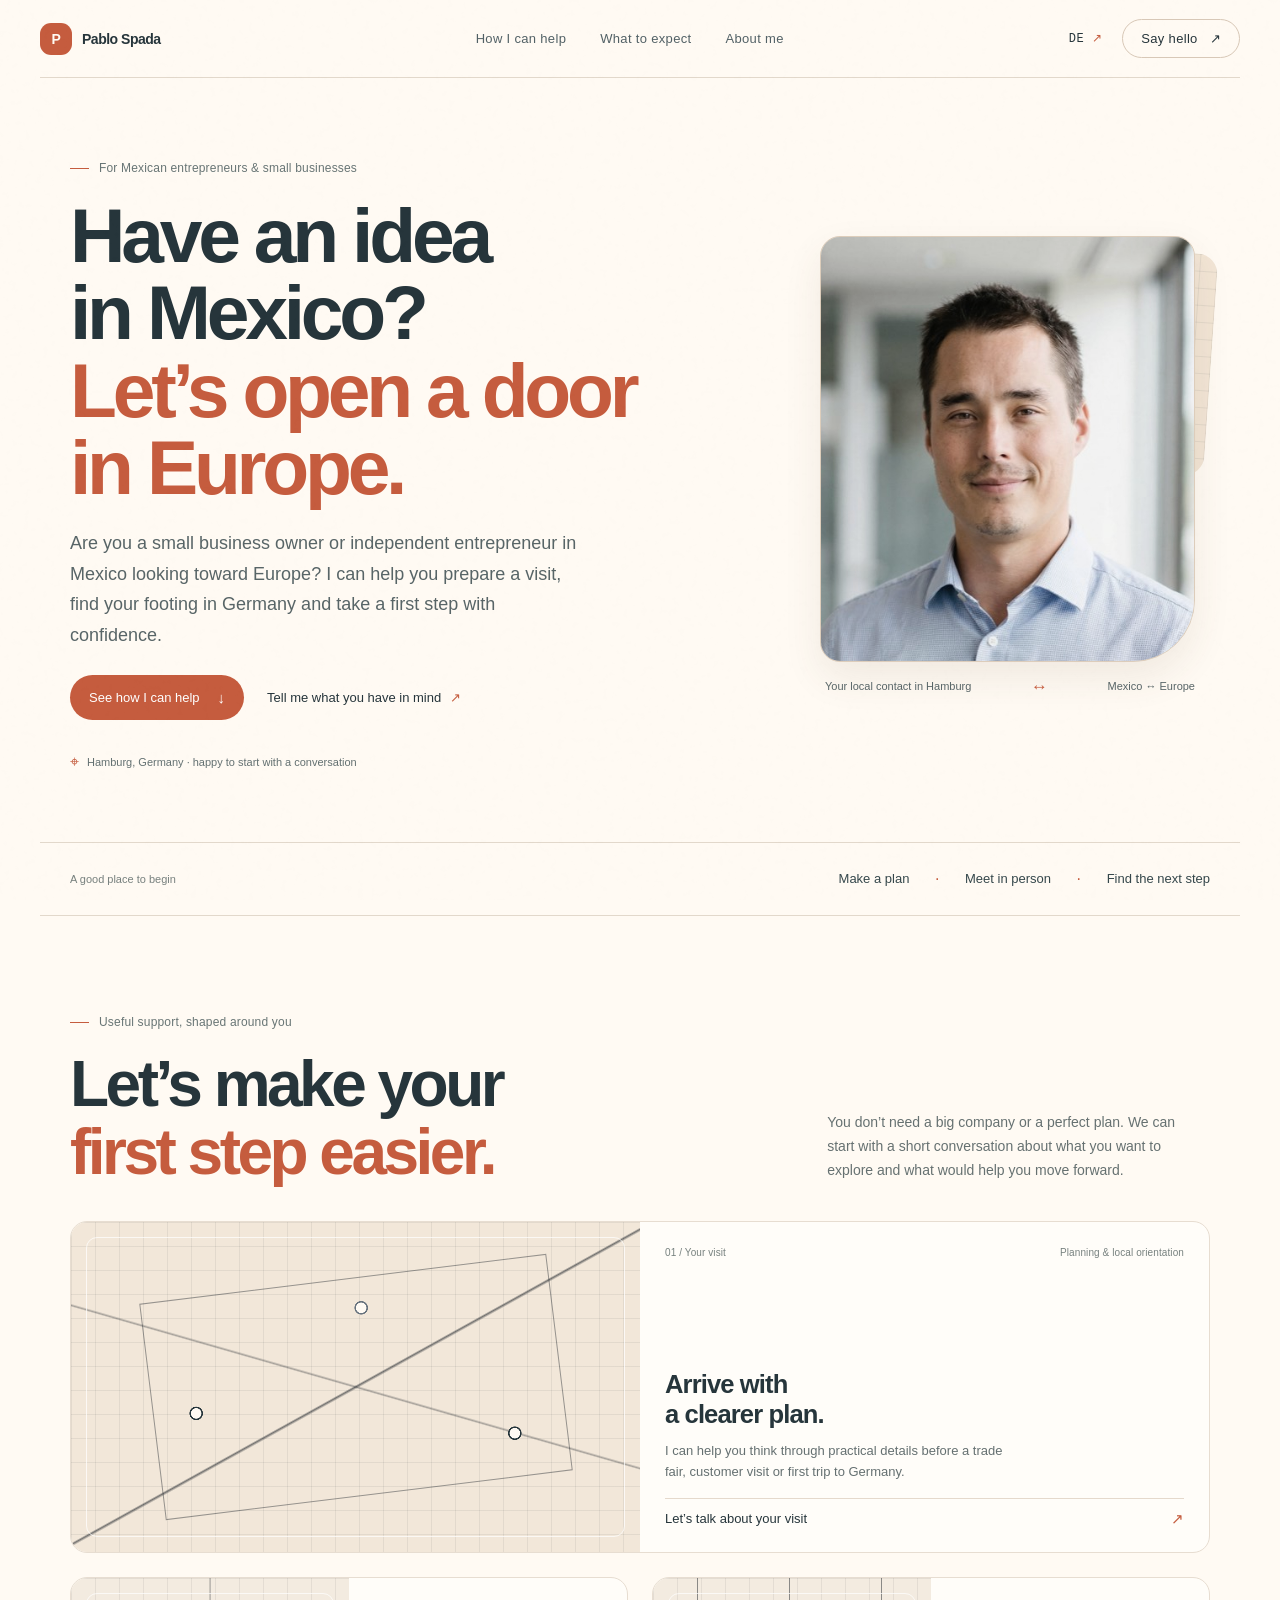
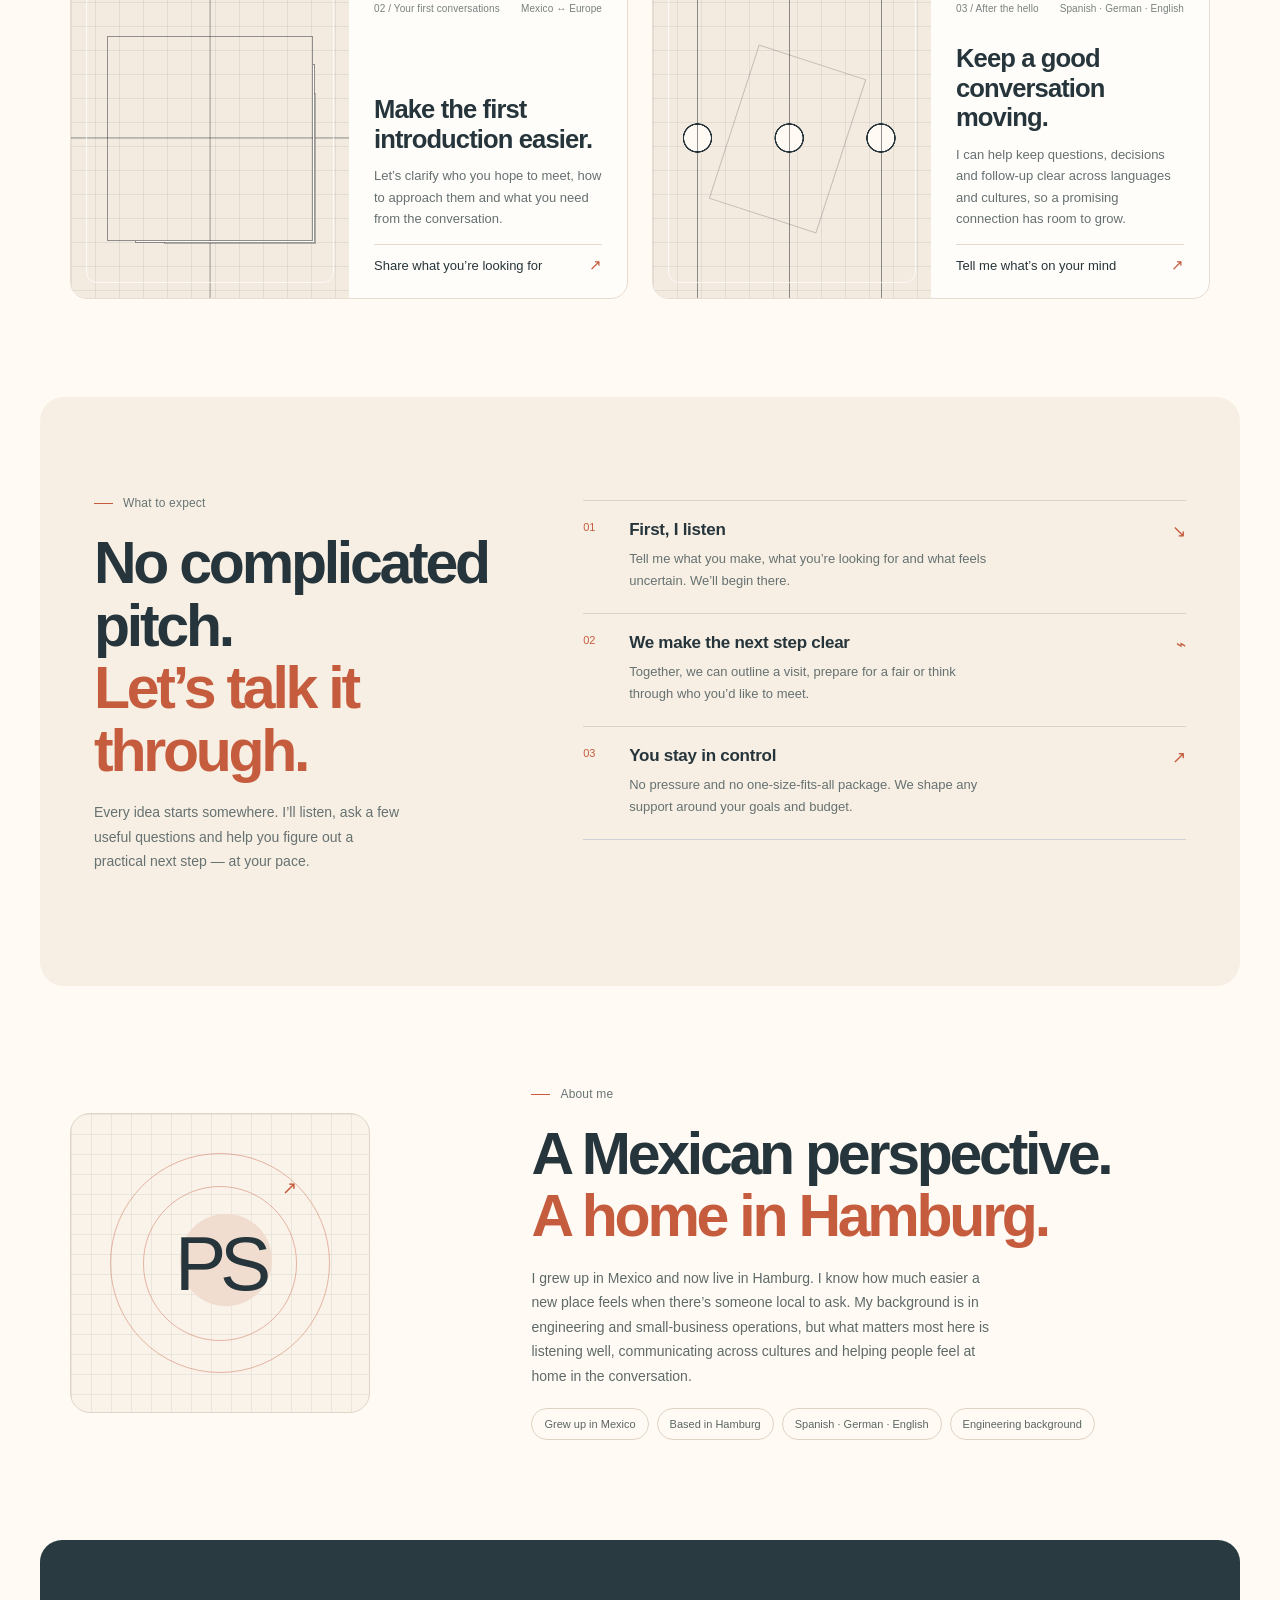
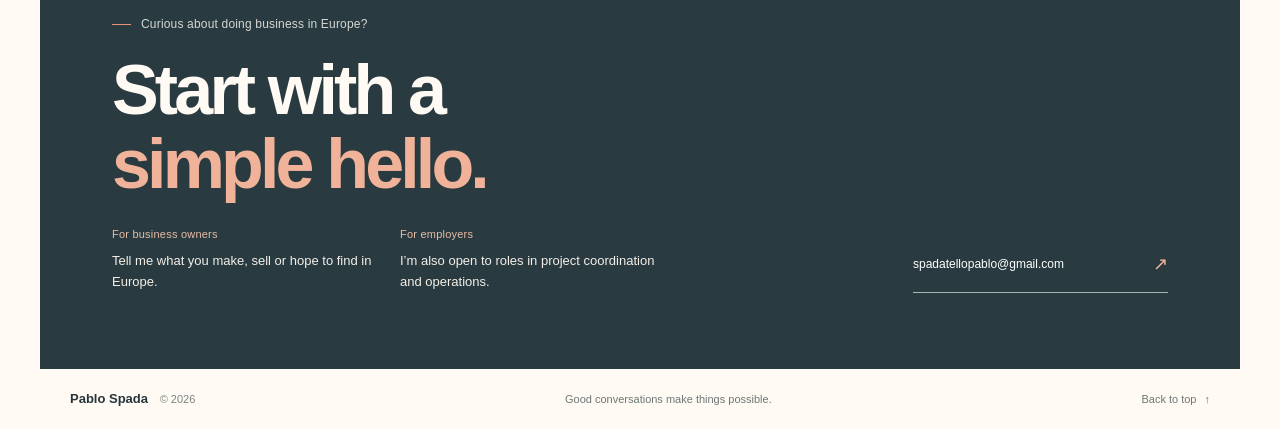
<file: index.html>
<!doctype html>
<html lang="en">
  <head>
    <meta charset="utf-8" />
    <meta name="viewport" content="width=device-width, initial-scale=1" />
    <meta name="theme-color" content="#fff9f1" />
    <meta name="description" content="A friendly local contact in Germany for Mexican entrepreneurs and small businesses exploring Europe. Trade fair visits, introductions and practical next steps." />
    <meta property="og:title" content="Pablo Spada — A friendly first step into Europe" />
    <meta property="og:description" content="Local support in Germany for Mexican entrepreneurs and small businesses exploring Europe." />
    <meta property="og:type" content="website" />
    <meta property="og:locale" content="en_US" />
    <meta property="og:locale:alternate" content="es_MX" />
    <meta property="og:locale:alternate" content="de_DE" />
    <meta property="og:url" content="https://pablospada.com/" />
    <meta property="og:image" content="https://pablospada.com/assets/pablo-profile.jpg" />
    <meta name="twitter:card" content="summary_large_image" />
    <meta name="twitter:title" content="Pablo Spada — A friendly first step into Europe" />
    <meta name="twitter:description" content="Local support in Germany for Mexican entrepreneurs and small businesses exploring Europe." />
    <link rel="canonical" href="https://pablospada.com/" />
    <link rel="alternate" hreflang="en" href="https://pablospada.com/" />
    <link rel="alternate" hreflang="es" href="https://pablospada.com/es/" />
    <link rel="alternate" hreflang="de" href="https://pablospada.com/de/" />
    <link rel="alternate" hreflang="x-default" href="https://pablospada.com/" />
    <link rel="icon" href="data:image/svg+xml,%3Csvg xmlns='http://www.w3.org/2000/svg' viewBox='0 0 64 64'%3E%3Crect width='64' height='64' rx='12' fill='%231c2023'/%3E%3Cpath d='M19 48V16h15c9 0 14 5 14 13s-5 13-14 13h-6v6zm9-14h6c3 0 5-2 5-5s-2-5-5-5h-6z' fill='%23fff'/%3E%3C/svg%3E" />
    <title>Pablo Spada — Your first step into Europe</title>
    <link rel="stylesheet" href="/styles.css" />
  </head>
  <body>
    <div class="page-frame">
      <header class="site-header">
        <a class="wordmark" href="#top" aria-label="Pablo Spada, home"><span class="wordmark-icon">P</span><span>Pablo Spada</span></a>
        <nav aria-label="Main navigation">
          <a href="#work" data-i18n="navWork">Selected work</a>
          <a href="#approach" data-i18n="navApproach">How I work</a>
          <a href="#about" data-i18n="navAbout">About</a>
        </nav>
        <div class="header-actions">
          <button class="language-toggle" type="button" aria-label="Switch language">DE <span>↗</span></button>
          <a class="nav-contact" href="mailto:spadatellopablo@gmail.com"><span data-i18n="navContact">Let’s talk</span><span aria-hidden="true">↗</span></a>
        </div>
      </header>

      <main id="top">
        <section class="hero">
          <div class="hero-copy">
            <p class="eyebrow"><span class="eyebrow-line"></span><span data-i18n="heroEyebrow">For Mexican businesses curious about Europe</span></p>
            <h1 data-i18n="heroTitle">Your idea in Mexico.<br /><em>A first step in Europe.</em></h1>
            <p class="hero-intro" data-i18n="heroIntro">Thinking about a trade fair, a visit or your first business conversation in Europe? I can be your friendly local contact in Germany and help make the next step feel clear.</p>
            <div class="hero-links">
              <a class="button button-dark" href="#work"><span data-i18n="heroCta">See how I can help</span><span aria-hidden="true">↓</span></a>
              <a class="text-link" href="mailto:spadatellopablo@gmail.com"><span data-i18n="heroSecondary">Tell me what you have in mind</span><span aria-hidden="true">↗</span></a>
            </div>
            <div class="hero-footnote">
              <span class="location-mark" aria-hidden="true">⌖</span>
              <span data-i18n="heroLocation">Hamburg, Germany · happy to start with a conversation</span>
            </div>
          </div>
          <div class="hero-visual">
            <div class="hero-image-wrap">
              <img src="/assets/pablo-profile.jpg" alt="Portrait of Pablo Spada" data-i18n-alt="portraitAlt" class="portrait" />
            </div>
            <div class="hero-image-note"><span data-i18n="photoCaption">Pablo · your local contact in Hamburg</span><span aria-hidden="true">↔</span><span data-i18n="photoDestination">Mexico to Europe</span></div>
          </div>
        </section>

        <section class="signal-band" aria-label="Ways I can help">
          <p data-i18n="signalLead">A good place to begin</p>
          <div class="signal-list"><span data-i18n="signalOne">Make a plan</span><i>·</i><span data-i18n="signalTwo">Meet in person</span><i>·</i><span data-i18n="signalThree">Find the right next step</span></div>
        </section>

        <section class="work-section section-pad" id="work">
          <div class="section-heading">
            <div><p class="eyebrow"><span class="eyebrow-line"></span><span data-i18n="workEyebrow">Useful support, shaped around you</span></p><h2 data-i18n="workTitle">Let’s make your<br /><em>first step easier.</em></h2></div>
            <p class="section-aside" data-i18n="workAside">You don’t need a big company or a perfect plan. We can start with a short conversation about what you want to explore and what would help you move forward.</p>
          </div>

          <div class="project-grid">
            <article class="project-card project-wide reveal">
              <div class="project-image project-image-workshop" role="img" aria-label="Abstract illustration of connected day-to-day work"></div>
              <div class="project-copy">
              <div class="project-meta"><span>01 / <span data-i18n="caseOneType">Your visit</span></span><span data-i18n="caseOneScope">Planning & local orientation</span></div>
                <h3 data-i18n="caseOneTitle">Arrive with<br />a clearer plan.</h3>
                <p data-i18n="caseOneText">I can help you think through practical details before a trade fair, customer visit or first trip to Germany.</p>
                <a class="arrow-link" href="#contact"><span data-i18n="caseOneLink">Let’s talk about your visit</span><span>↗</span></a>
              </div>
            </article>
            <article class="project-card project-erp reveal">
              <div class="project-image project-image-erp" role="img" aria-label="Abstract illustration connecting business information"></div>
              <div class="project-copy">
                <div class="project-meta"><span>02 / <span data-i18n="caseTwoType">Your first conversations</span></span><span data-i18n="caseTwoScope">Mexico ↔ Europe</span></div>
                <h3 data-i18n="caseTwoTitle">Make the first<br />introduction easier.</h3>
                <p data-i18n="caseTwoText">Let’s clarify who you hope to meet, how to approach them and what you need from the conversation.</p>
                <a class="arrow-link" href="#contact"><span data-i18n="caseTwoLink">Share what you’re looking for</span><span>↗</span></a>
              </div>
            </article>
            <article class="project-card project-purchasing reveal">
              <div class="project-image project-image-process" role="img" aria-label="Abstract illustration of a purchasing workflow"></div>
              <div class="project-copy">
                <div class="project-meta"><span>03 / <span data-i18n="caseThreeType">After the hello</span></span><span data-i18n="caseThreeScope">Spanish · German · English</span></div>
                <h3 data-i18n="caseThreeTitle">Keep a good<br />conversation moving.</h3>
                <p data-i18n="caseThreeText">I can help keep questions, decisions and follow-up clear across languages and cultures, so a promising connection has room to grow.</p>
                <a class="arrow-link" href="#contact"><span data-i18n="caseThreeLink">Tell me what’s on your mind</span><span>↗</span></a>
              </div>
            </article>
          </div>
        </section>

        <section class="approach-section section-pad" id="approach">
          <div class="approach-intro">
            <p class="eyebrow"><span class="eyebrow-line"></span><span data-i18n="approachEyebrow">How I work</span></p>
            <h2 data-i18n="approachTitle">No complicated pitch.<br /><em>Let’s talk it through.</em></h2>
            <p data-i18n="approachLead">Every idea starts somewhere. I’ll listen, ask a few useful questions and help you figure out a practical next step — at your pace.</p>
          </div>
          <div class="principles">
            <article class="principle reveal"><span class="principle-number">01</span><div><h3 data-i18n="principleOneTitle">First, I listen</h3><p data-i18n="principleOneText">Tell me what you make, what you’re looking for and what feels uncertain. We’ll begin there.</p></div><span class="principle-symbol">↘</span></article>
            <article class="principle reveal"><span class="principle-number">02</span><div><h3 data-i18n="principleTwoTitle">We make the next step clear</h3><p data-i18n="principleTwoText">Together, we can outline a visit, prepare for a fair or think through who you’d like to meet.</p></div><span class="principle-symbol">⌁</span></article>
            <article class="principle reveal"><span class="principle-number">03</span><div><h3 data-i18n="principleThreeTitle">You stay in control</h3><p data-i18n="principleThreeText">No pressure and no one-size-fits-all package. We shape any support around your goals and budget.</p></div><span class="principle-symbol">↗</span></article>
          </div>
        </section>

        <section class="about-section section-pad" id="about">
          <div class="about-mark" aria-hidden="true"><span>PS</span><i>↗</i></div>
          <div class="about-copy">
            <p class="eyebrow"><span class="eyebrow-line"></span><span data-i18n="aboutEyebrow">A little about me</span></p>
            <h2 data-i18n="aboutTitle">A Mexican perspective.<br /><em>A home in Hamburg.</em></h2>
            <p data-i18n="aboutText">I grew up in Mexico and now live in Hamburg. I know how much easier a new place feels when there’s someone local to ask. My background is in engineering and small-business operations, but what matters most here is listening well, communicating across cultures and helping people feel at home in the conversation.</p>
            <div class="about-tags"><span data-i18n="tagOne">Grew up in Mexico</span><span data-i18n="tagTwo">Based in Hamburg</span><span data-i18n="tagThree">Spanish · German · English</span><span data-i18n="tagFour">Engineering background</span></div>
          </div>
        </section>

        <section class="contact-section" id="contact">
          <div class="contact-text">
            <p class="eyebrow"><span class="eyebrow-line"></span><span data-i18n="contactEyebrow">Curious about doing business in Europe?</span></p>
            <h2 data-i18n="contactTitle">Start with a<br /><em>simple hello.</em></h2>
            <div class="contact-audience">
              <p><span data-i18n="hireLabel">For business owners</span><strong data-i18n="hireText">Tell me what you make, sell or hope to find in Europe.</strong></p>
              <p><span data-i18n="clientLabel">For employers</span><strong data-i18n="clientText">I’m also open to roles in project coordination and operations.</strong></p>
            </div>
          </div>
          <a class="contact-button" href="mailto:spadatellopablo@gmail.com"><span>spadatellopablo@gmail.com</span><span class="contact-arrow">↗</span></a>
        </section>
      </main>

      <footer class="site-footer"><a class="footer-brand" href="#top">Pablo Spada <span>© 2026</span></a><span data-i18n="footerNote">Thoughtful work, made practical.</span><a href="#top" class="back-top"><span data-i18n="backTop">Back to top</span> ↑</a></footer>
    </div>
    <script src="/script.js"></script>
  </body>
</html>
</file>
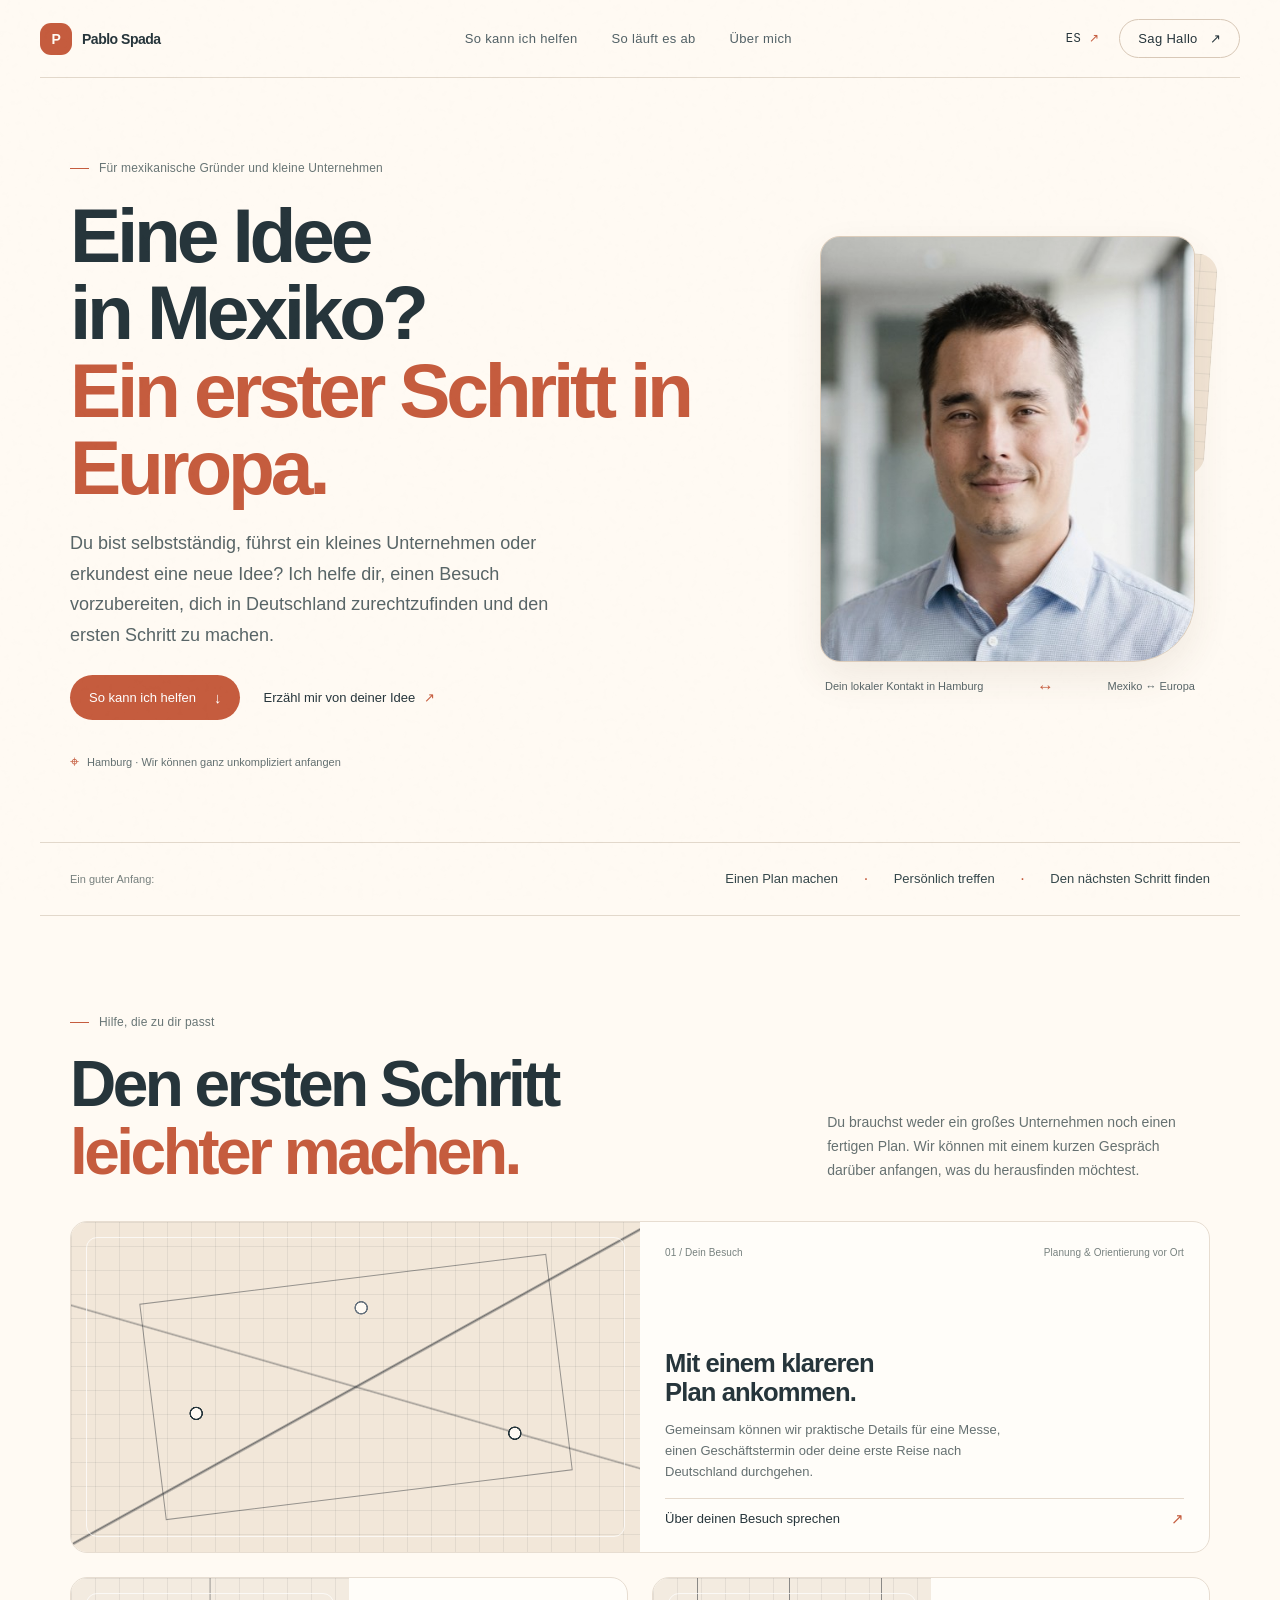
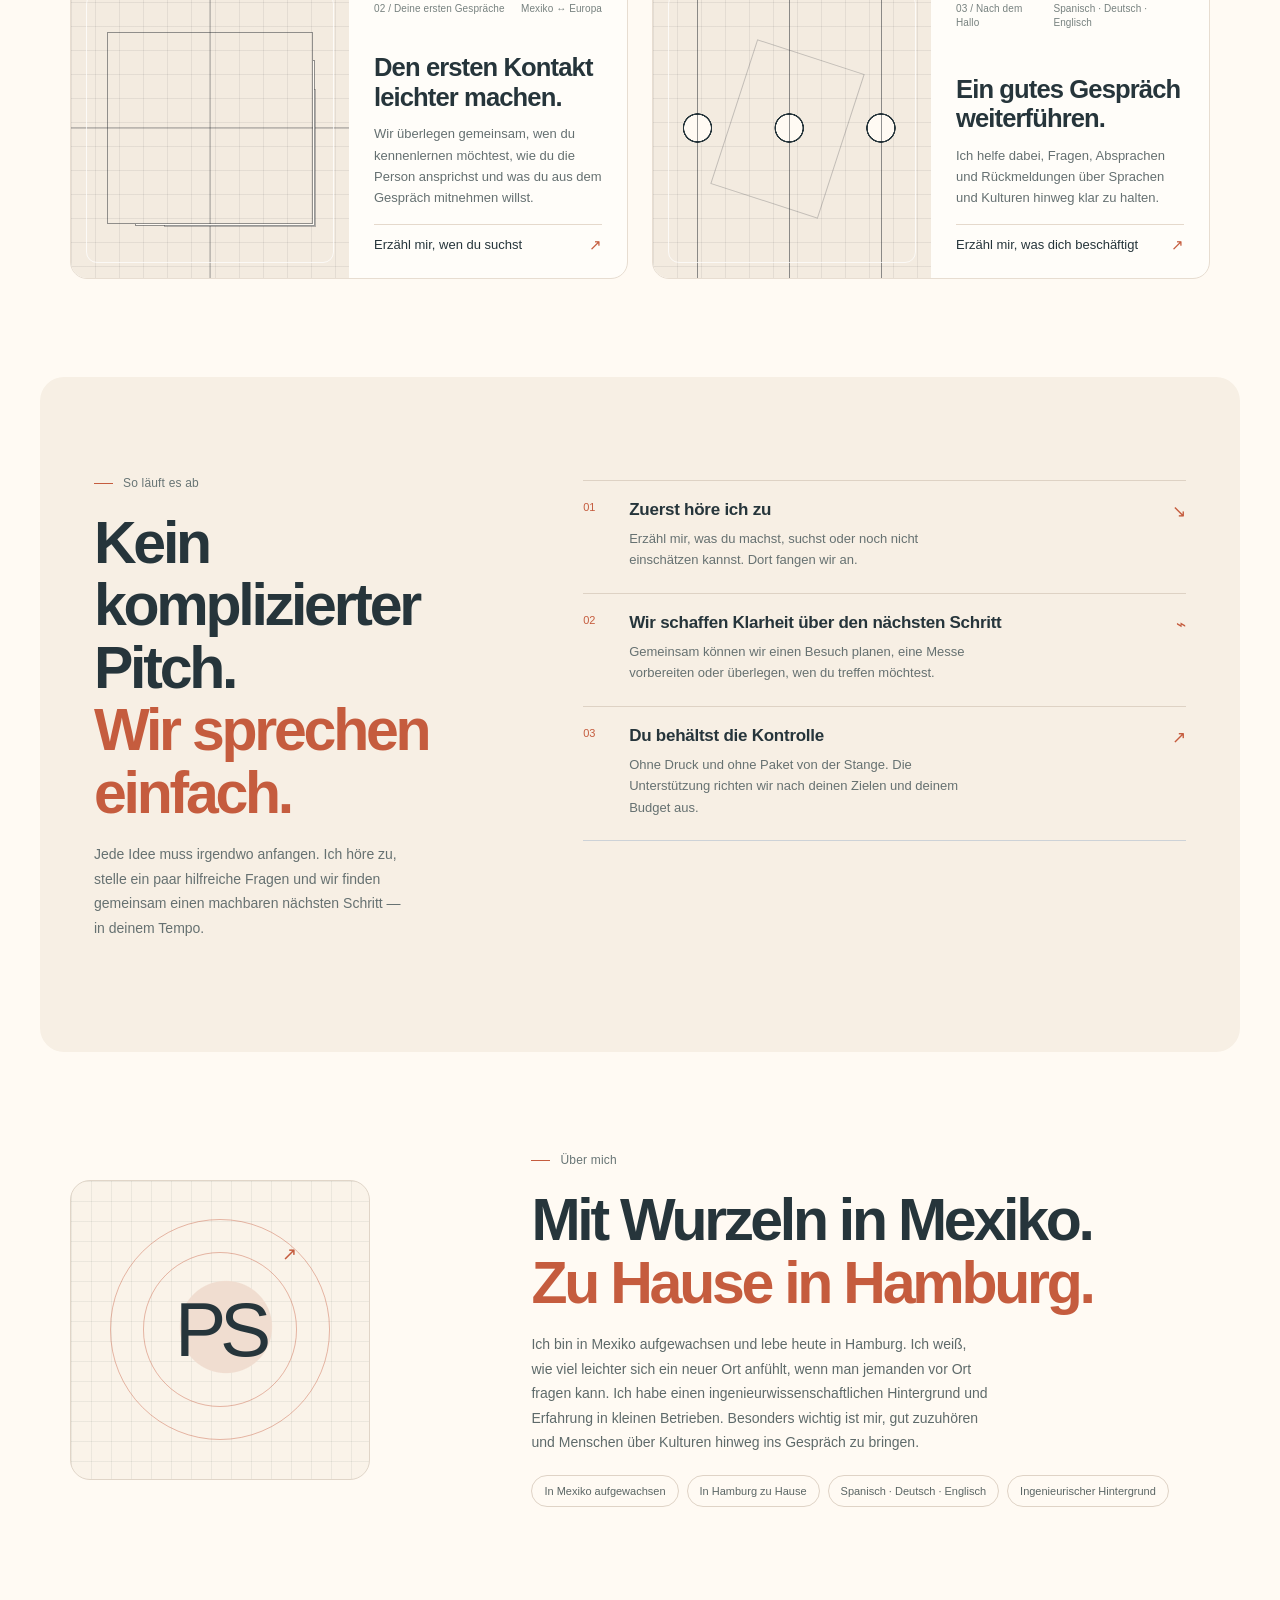
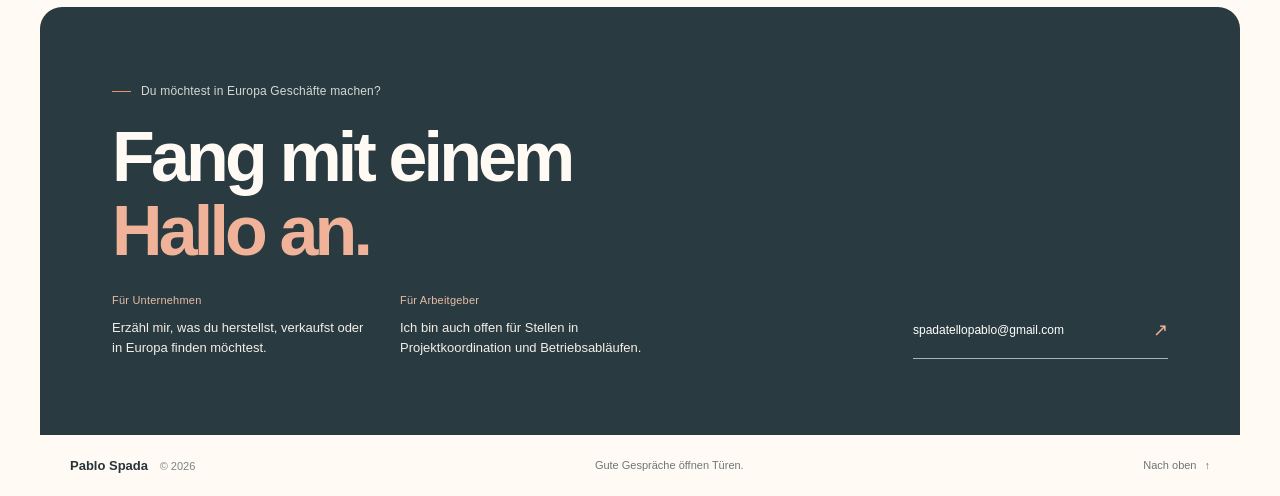
<file: de/index.html>
<!doctype html>
<html lang="de">
  <head>
    <meta charset="utf-8" />
    <meta name="viewport" content="width=device-width, initial-scale=1" />
    <meta name="theme-color" content="#fff9f1" />
    <meta name="description" content="Ein freundlicher Ansprechpartner in Deutschland für mexikanische Selbstständige und kleine Unternehmen, die Europa erkunden möchten." />
    <meta property="og:title" content="Pablo Spada — Dein erster Schritt nach Europa" />
    <meta property="og:description" content="Ein freundlicher Ansprechpartner in Deutschland für mexikanische Selbstständige und kleine Unternehmen, die Europa erkunden möchten." />
    <meta property="og:type" content="website" />
    <meta property="og:locale" content="de_DE" />
    <meta property="og:locale:alternate" content="es_MX" />
    <meta property="og:locale:alternate" content="de_DE" />
    <meta property="og:url" content="https://pablospada.com/de/" />
    <meta property="og:image" content="https://pablospada.com/assets/pablo-profile.jpg" />
    <meta name="twitter:card" content="summary_large_image" />
    <meta name="twitter:title" content="Pablo Spada — Dein erster Schritt nach Europa" />
    <meta name="twitter:description" content="Ein freundlicher Ansprechpartner in Deutschland für mexikanische Selbstständige und kleine Unternehmen, die Europa erkunden möchten." />
    <link rel="canonical" href="https://pablospada.com/de/" />
    <link rel="alternate" hreflang="en" href="https://pablospada.com/" />
    <link rel="alternate" hreflang="es" href="https://pablospada.com/es/" />
    <link rel="alternate" hreflang="de" href="https://pablospada.com/de/" />
    <link rel="alternate" hreflang="x-default" href="https://pablospada.com/" />
    <link rel="icon" href="data:image/svg+xml,%3Csvg xmlns='http://www.w3.org/2000/svg' viewBox='0 0 64 64'%3E%3Crect width='64' height='64' rx='12' fill='%231c2023'/%3E%3Cpath d='M19 48V16h15c9 0 14 5 14 13s-5 13-14 13h-6v6zm9-14h6c3 0 5-2 5-5s-2-5-5-5h-6z' fill='%23fff'/%3E%3C/svg%3E" />
    <title>Pablo Spada — Dein erster Schritt nach Europa</title>
    <link rel="stylesheet" href="/styles.css" />
  </head>
  <body>
    <div class="page-frame">
      <header class="site-header">
        <a class="wordmark" href="#top" aria-label="Pablo Spada, home"><span class="wordmark-icon">P</span><span>Pablo Spada</span></a>
        <nav aria-label="Main navigation">
          <a href="#work" data-i18n="navWork">Selected work</a>
          <a href="#approach" data-i18n="navApproach">How I work</a>
          <a href="#about" data-i18n="navAbout">About</a>
        </nav>
        <div class="header-actions">
          <button class="language-toggle" type="button" aria-label="Switch language">DE <span>↗</span></button>
          <a class="nav-contact" href="mailto:spadatellopablo@gmail.com"><span data-i18n="navContact">Let’s talk</span><span aria-hidden="true">↗</span></a>
        </div>
      </header>

      <main id="top">
        <section class="hero">
          <div class="hero-copy">
            <p class="eyebrow"><span class="eyebrow-line"></span><span data-i18n="heroEyebrow">For Mexican businesses curious about Europe</span></p>
            <h1 data-i18n="heroTitle">Your idea in Mexico.<br /><em>A first step in Europe.</em></h1>
            <p class="hero-intro" data-i18n="heroIntro">Thinking about a trade fair, a visit or your first business conversation in Europe? I can be your friendly local contact in Germany and help make the next step feel clear.</p>
            <div class="hero-links">
              <a class="button button-dark" href="#work"><span data-i18n="heroCta">See how I can help</span><span aria-hidden="true">↓</span></a>
              <a class="text-link" href="mailto:spadatellopablo@gmail.com"><span data-i18n="heroSecondary">Tell me what you have in mind</span><span aria-hidden="true">↗</span></a>
            </div>
            <div class="hero-footnote">
              <span class="location-mark" aria-hidden="true">⌖</span>
              <span data-i18n="heroLocation">Hamburg, Germany · happy to start with a conversation</span>
            </div>
          </div>
          <div class="hero-visual">
            <div class="hero-image-wrap">
              <img src="/assets/pablo-profile.jpg" alt="Portrait of Pablo Spada" data-i18n-alt="portraitAlt" class="portrait" />
            </div>
            <div class="hero-image-note"><span data-i18n="photoCaption">Pablo · your local contact in Hamburg</span><span aria-hidden="true">↔</span><span data-i18n="photoDestination">Mexico to Europe</span></div>
          </div>
        </section>

        <section class="signal-band" aria-label="Ways I can help">
          <p data-i18n="signalLead">A good place to begin</p>
          <div class="signal-list"><span data-i18n="signalOne">Make a plan</span><i>·</i><span data-i18n="signalTwo">Meet in person</span><i>·</i><span data-i18n="signalThree">Find the right next step</span></div>
        </section>

        <section class="work-section section-pad" id="work">
          <div class="section-heading">
            <div><p class="eyebrow"><span class="eyebrow-line"></span><span data-i18n="workEyebrow">Useful support, shaped around you</span></p><h2 data-i18n="workTitle">Let’s make your<br /><em>first step easier.</em></h2></div>
            <p class="section-aside" data-i18n="workAside">You don’t need a big company or a perfect plan. We can start with a short conversation about what you want to explore and what would help you move forward.</p>
          </div>

          <div class="project-grid">
            <article class="project-card project-wide reveal">
              <div class="project-image project-image-workshop" role="img" aria-label="Abstract illustration of connected day-to-day work"></div>
              <div class="project-copy">
              <div class="project-meta"><span>01 / <span data-i18n="caseOneType">Your visit</span></span><span data-i18n="caseOneScope">Planning & local orientation</span></div>
                <h3 data-i18n="caseOneTitle">Arrive with<br />a clearer plan.</h3>
                <p data-i18n="caseOneText">I can help you think through practical details before a trade fair, customer visit or first trip to Germany.</p>
                <a class="arrow-link" href="#contact"><span data-i18n="caseOneLink">Let’s talk about your visit</span><span>↗</span></a>
              </div>
            </article>
            <article class="project-card project-erp reveal">
              <div class="project-image project-image-erp" role="img" aria-label="Abstract illustration connecting business information"></div>
              <div class="project-copy">
                <div class="project-meta"><span>02 / <span data-i18n="caseTwoType">Your first conversations</span></span><span data-i18n="caseTwoScope">Mexico ↔ Europe</span></div>
                <h3 data-i18n="caseTwoTitle">Make the first<br />introduction easier.</h3>
                <p data-i18n="caseTwoText">Let’s clarify who you hope to meet, how to approach them and what you need from the conversation.</p>
                <a class="arrow-link" href="#contact"><span data-i18n="caseTwoLink">Share what you’re looking for</span><span>↗</span></a>
              </div>
            </article>
            <article class="project-card project-purchasing reveal">
              <div class="project-image project-image-process" role="img" aria-label="Abstract illustration of a purchasing workflow"></div>
              <div class="project-copy">
                <div class="project-meta"><span>03 / <span data-i18n="caseThreeType">After the hello</span></span><span data-i18n="caseThreeScope">Spanish · German · English</span></div>
                <h3 data-i18n="caseThreeTitle">Keep a good<br />conversation moving.</h3>
                <p data-i18n="caseThreeText">I can help keep questions, decisions and follow-up clear across languages and cultures, so a promising connection has room to grow.</p>
                <a class="arrow-link" href="#contact"><span data-i18n="caseThreeLink">Tell me what’s on your mind</span><span>↗</span></a>
              </div>
            </article>
          </div>
        </section>

        <section class="approach-section section-pad" id="approach">
          <div class="approach-intro">
            <p class="eyebrow"><span class="eyebrow-line"></span><span data-i18n="approachEyebrow">How I work</span></p>
            <h2 data-i18n="approachTitle">No complicated pitch.<br /><em>Let’s talk it through.</em></h2>
            <p data-i18n="approachLead">Every idea starts somewhere. I’ll listen, ask a few useful questions and help you figure out a practical next step — at your pace.</p>
          </div>
          <div class="principles">
            <article class="principle reveal"><span class="principle-number">01</span><div><h3 data-i18n="principleOneTitle">First, I listen</h3><p data-i18n="principleOneText">Tell me what you make, what you’re looking for and what feels uncertain. We’ll begin there.</p></div><span class="principle-symbol">↘</span></article>
            <article class="principle reveal"><span class="principle-number">02</span><div><h3 data-i18n="principleTwoTitle">We make the next step clear</h3><p data-i18n="principleTwoText">Together, we can outline a visit, prepare for a fair or think through who you’d like to meet.</p></div><span class="principle-symbol">⌁</span></article>
            <article class="principle reveal"><span class="principle-number">03</span><div><h3 data-i18n="principleThreeTitle">You stay in control</h3><p data-i18n="principleThreeText">No pressure and no one-size-fits-all package. We shape any support around your goals and budget.</p></div><span class="principle-symbol">↗</span></article>
          </div>
        </section>

        <section class="about-section section-pad" id="about">
          <div class="about-mark" aria-hidden="true"><span>PS</span><i>↗</i></div>
          <div class="about-copy">
            <p class="eyebrow"><span class="eyebrow-line"></span><span data-i18n="aboutEyebrow">A little about me</span></p>
            <h2 data-i18n="aboutTitle">A Mexican perspective.<br /><em>A home in Hamburg.</em></h2>
            <p data-i18n="aboutText">I grew up in Mexico and now live in Hamburg. I know how much easier a new place feels when there’s someone local to ask. My background is in engineering and small-business operations, but what matters most here is listening well, communicating across cultures and helping people feel at home in the conversation.</p>
            <div class="about-tags"><span data-i18n="tagOne">Grew up in Mexico</span><span data-i18n="tagTwo">Based in Hamburg</span><span data-i18n="tagThree">Spanish · German · English</span><span data-i18n="tagFour">Engineering background</span></div>
          </div>
        </section>

        <section class="contact-section" id="contact">
          <div class="contact-text">
            <p class="eyebrow"><span class="eyebrow-line"></span><span data-i18n="contactEyebrow">Curious about doing business in Europe?</span></p>
            <h2 data-i18n="contactTitle">Start with a<br /><em>simple hello.</em></h2>
            <div class="contact-audience">
              <p><span data-i18n="hireLabel">For business owners</span><strong data-i18n="hireText">Tell me what you make, sell or hope to find in Europe.</strong></p>
              <p><span data-i18n="clientLabel">For employers</span><strong data-i18n="clientText">I’m also open to roles in project coordination and operations.</strong></p>
            </div>
          </div>
          <a class="contact-button" href="mailto:spadatellopablo@gmail.com"><span>spadatellopablo@gmail.com</span><span class="contact-arrow">↗</span></a>
        </section>
      </main>

      <footer class="site-footer"><a class="footer-brand" href="#top">Pablo Spada <span>© 2026</span></a><span data-i18n="footerNote">Thoughtful work, made practical.</span><a href="#top" class="back-top"><span data-i18n="backTop">Back to top</span> ↑</a></footer>
    </div>
    <script src="/script.js"></script>
  </body>
</html>
</file>
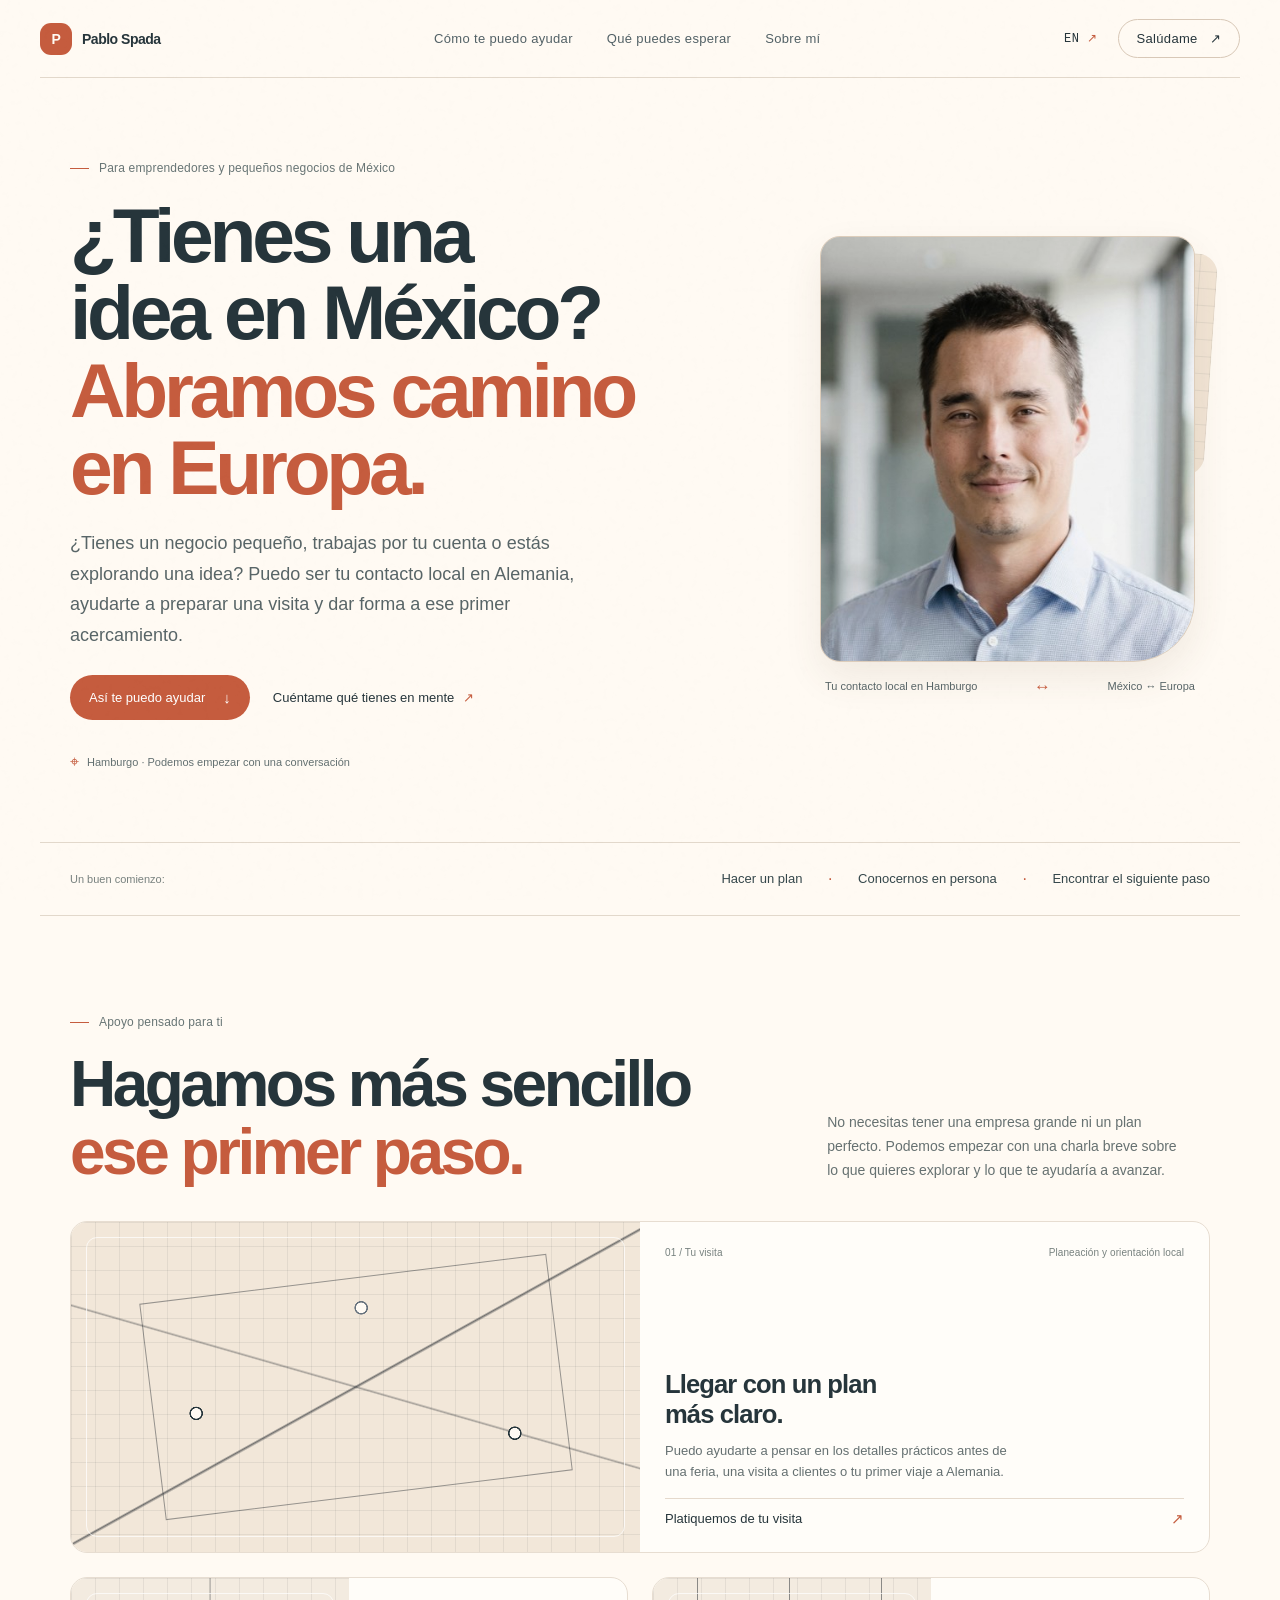
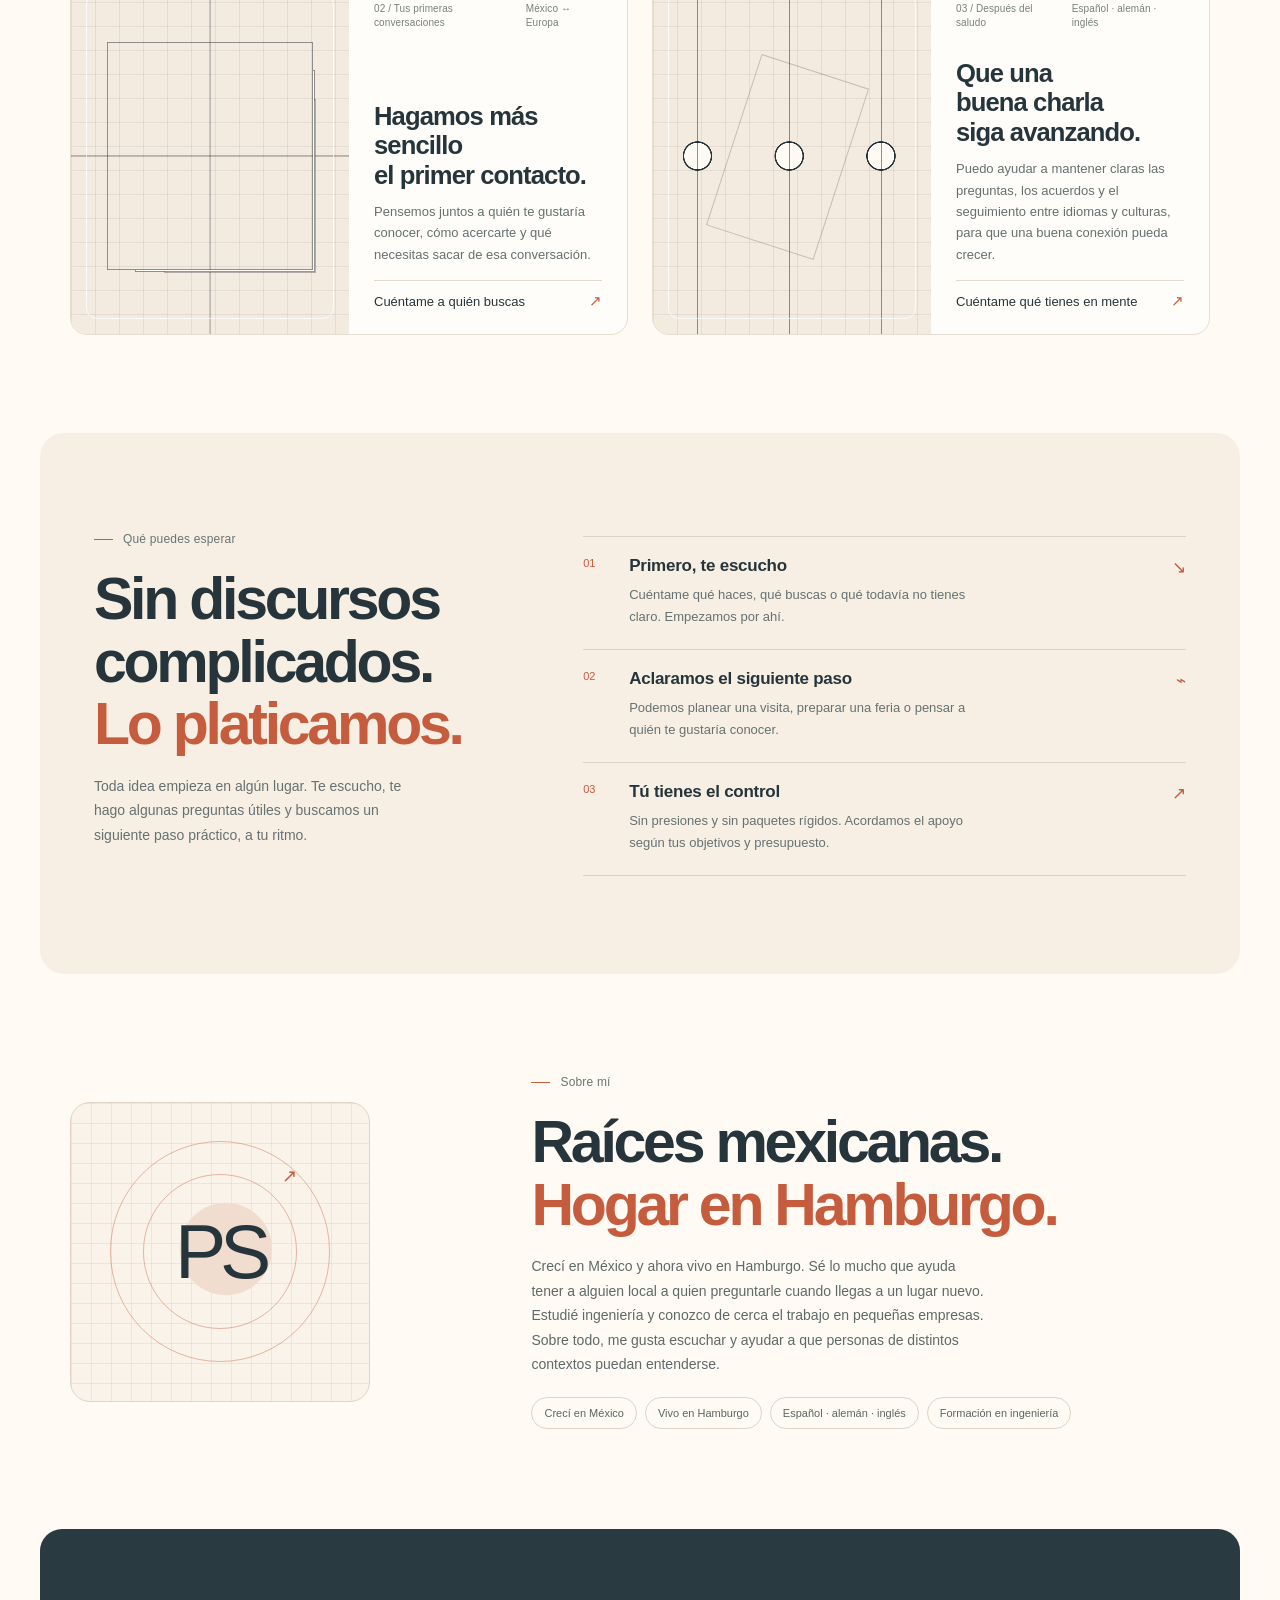
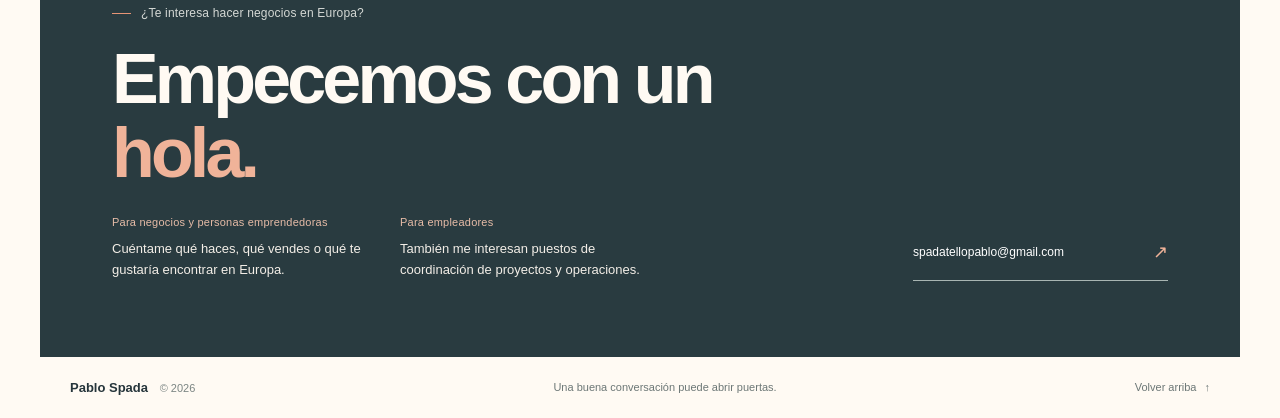
<file: es/index.html>
<!doctype html>
<html lang="es">
  <head>
    <meta charset="utf-8" />
    <meta name="viewport" content="width=device-width, initial-scale=1" />
    <meta name="theme-color" content="#fff9f1" />
    <meta name="description" content="Contacto local en Alemania para personas emprendedoras y pequeños negocios de México que quieren explorar oportunidades en Europa." />
    <meta property="og:title" content="Pablo Spada — Tu primer paso en Europa" />
    <meta property="og:description" content="Contacto local en Alemania para personas emprendedoras y pequeños negocios de México que quieren explorar oportunidades en Europa." />
    <meta property="og:type" content="website" />
    <meta property="og:locale" content="es_MX" />
    <meta property="og:locale:alternate" content="es_MX" />
    <meta property="og:locale:alternate" content="de_DE" />
    <meta property="og:url" content="https://pablospada.com/es/" />
    <meta property="og:image" content="https://pablospada.com/assets/pablo-profile.jpg" />
    <meta name="twitter:card" content="summary_large_image" />
    <meta name="twitter:title" content="Pablo Spada — Tu primer paso en Europa" />
    <meta name="twitter:description" content="Contacto local en Alemania para personas emprendedoras y pequeños negocios de México que quieren explorar oportunidades en Europa." />
    <link rel="canonical" href="https://pablospada.com/es/" />
    <link rel="alternate" hreflang="en" href="https://pablospada.com/" />
    <link rel="alternate" hreflang="es" href="https://pablospada.com/es/" />
    <link rel="alternate" hreflang="de" href="https://pablospada.com/de/" />
    <link rel="alternate" hreflang="x-default" href="https://pablospada.com/" />
    <link rel="icon" href="data:image/svg+xml,%3Csvg xmlns='http://www.w3.org/2000/svg' viewBox='0 0 64 64'%3E%3Crect width='64' height='64' rx='12' fill='%231c2023'/%3E%3Cpath d='M19 48V16h15c9 0 14 5 14 13s-5 13-14 13h-6v6zm9-14h6c3 0 5-2 5-5s-2-5-5-5h-6z' fill='%23fff'/%3E%3C/svg%3E" />
    <title>Pablo Spada — Tu primer paso en Europa</title>
    <link rel="stylesheet" href="/styles.css" />
  </head>
  <body>
    <div class="page-frame">
      <header class="site-header">
        <a class="wordmark" href="#top" aria-label="Pablo Spada, home"><span class="wordmark-icon">P</span><span>Pablo Spada</span></a>
        <nav aria-label="Main navigation">
          <a href="#work" data-i18n="navWork">Selected work</a>
          <a href="#approach" data-i18n="navApproach">How I work</a>
          <a href="#about" data-i18n="navAbout">About</a>
        </nav>
        <div class="header-actions">
          <button class="language-toggle" type="button" aria-label="Switch language">DE <span>↗</span></button>
          <a class="nav-contact" href="mailto:spadatellopablo@gmail.com"><span data-i18n="navContact">Let’s talk</span><span aria-hidden="true">↗</span></a>
        </div>
      </header>

      <main id="top">
        <section class="hero">
          <div class="hero-copy">
            <p class="eyebrow"><span class="eyebrow-line"></span><span data-i18n="heroEyebrow">For Mexican businesses curious about Europe</span></p>
            <h1 data-i18n="heroTitle">Your idea in Mexico.<br /><em>A first step in Europe.</em></h1>
            <p class="hero-intro" data-i18n="heroIntro">Thinking about a trade fair, a visit or your first business conversation in Europe? I can be your friendly local contact in Germany and help make the next step feel clear.</p>
            <div class="hero-links">
              <a class="button button-dark" href="#work"><span data-i18n="heroCta">See how I can help</span><span aria-hidden="true">↓</span></a>
              <a class="text-link" href="mailto:spadatellopablo@gmail.com"><span data-i18n="heroSecondary">Tell me what you have in mind</span><span aria-hidden="true">↗</span></a>
            </div>
            <div class="hero-footnote">
              <span class="location-mark" aria-hidden="true">⌖</span>
              <span data-i18n="heroLocation">Hamburg, Germany · happy to start with a conversation</span>
            </div>
          </div>
          <div class="hero-visual">
            <div class="hero-image-wrap">
              <img src="/assets/pablo-profile.jpg" alt="Portrait of Pablo Spada" data-i18n-alt="portraitAlt" class="portrait" />
            </div>
            <div class="hero-image-note"><span data-i18n="photoCaption">Pablo · your local contact in Hamburg</span><span aria-hidden="true">↔</span><span data-i18n="photoDestination">Mexico to Europe</span></div>
          </div>
        </section>

        <section class="signal-band" aria-label="Ways I can help">
          <p data-i18n="signalLead">A good place to begin</p>
          <div class="signal-list"><span data-i18n="signalOne">Make a plan</span><i>·</i><span data-i18n="signalTwo">Meet in person</span><i>·</i><span data-i18n="signalThree">Find the right next step</span></div>
        </section>

        <section class="work-section section-pad" id="work">
          <div class="section-heading">
            <div><p class="eyebrow"><span class="eyebrow-line"></span><span data-i18n="workEyebrow">Useful support, shaped around you</span></p><h2 data-i18n="workTitle">Let’s make your<br /><em>first step easier.</em></h2></div>
            <p class="section-aside" data-i18n="workAside">You don’t need a big company or a perfect plan. We can start with a short conversation about what you want to explore and what would help you move forward.</p>
          </div>

          <div class="project-grid">
            <article class="project-card project-wide reveal">
              <div class="project-image project-image-workshop" role="img" aria-label="Abstract illustration of connected day-to-day work"></div>
              <div class="project-copy">
              <div class="project-meta"><span>01 / <span data-i18n="caseOneType">Your visit</span></span><span data-i18n="caseOneScope">Planning & local orientation</span></div>
                <h3 data-i18n="caseOneTitle">Arrive with<br />a clearer plan.</h3>
                <p data-i18n="caseOneText">I can help you think through practical details before a trade fair, customer visit or first trip to Germany.</p>
                <a class="arrow-link" href="#contact"><span data-i18n="caseOneLink">Let’s talk about your visit</span><span>↗</span></a>
              </div>
            </article>
            <article class="project-card project-erp reveal">
              <div class="project-image project-image-erp" role="img" aria-label="Abstract illustration connecting business information"></div>
              <div class="project-copy">
                <div class="project-meta"><span>02 / <span data-i18n="caseTwoType">Your first conversations</span></span><span data-i18n="caseTwoScope">Mexico ↔ Europe</span></div>
                <h3 data-i18n="caseTwoTitle">Make the first<br />introduction easier.</h3>
                <p data-i18n="caseTwoText">Let’s clarify who you hope to meet, how to approach them and what you need from the conversation.</p>
                <a class="arrow-link" href="#contact"><span data-i18n="caseTwoLink">Share what you’re looking for</span><span>↗</span></a>
              </div>
            </article>
            <article class="project-card project-purchasing reveal">
              <div class="project-image project-image-process" role="img" aria-label="Abstract illustration of a purchasing workflow"></div>
              <div class="project-copy">
                <div class="project-meta"><span>03 / <span data-i18n="caseThreeType">After the hello</span></span><span data-i18n="caseThreeScope">Spanish · German · English</span></div>
                <h3 data-i18n="caseThreeTitle">Keep a good<br />conversation moving.</h3>
                <p data-i18n="caseThreeText">I can help keep questions, decisions and follow-up clear across languages and cultures, so a promising connection has room to grow.</p>
                <a class="arrow-link" href="#contact"><span data-i18n="caseThreeLink">Tell me what’s on your mind</span><span>↗</span></a>
              </div>
            </article>
          </div>
        </section>

        <section class="approach-section section-pad" id="approach">
          <div class="approach-intro">
            <p class="eyebrow"><span class="eyebrow-line"></span><span data-i18n="approachEyebrow">How I work</span></p>
            <h2 data-i18n="approachTitle">No complicated pitch.<br /><em>Let’s talk it through.</em></h2>
            <p data-i18n="approachLead">Every idea starts somewhere. I’ll listen, ask a few useful questions and help you figure out a practical next step — at your pace.</p>
          </div>
          <div class="principles">
            <article class="principle reveal"><span class="principle-number">01</span><div><h3 data-i18n="principleOneTitle">First, I listen</h3><p data-i18n="principleOneText">Tell me what you make, what you’re looking for and what feels uncertain. We’ll begin there.</p></div><span class="principle-symbol">↘</span></article>
            <article class="principle reveal"><span class="principle-number">02</span><div><h3 data-i18n="principleTwoTitle">We make the next step clear</h3><p data-i18n="principleTwoText">Together, we can outline a visit, prepare for a fair or think through who you’d like to meet.</p></div><span class="principle-symbol">⌁</span></article>
            <article class="principle reveal"><span class="principle-number">03</span><div><h3 data-i18n="principleThreeTitle">You stay in control</h3><p data-i18n="principleThreeText">No pressure and no one-size-fits-all package. We shape any support around your goals and budget.</p></div><span class="principle-symbol">↗</span></article>
          </div>
        </section>

        <section class="about-section section-pad" id="about">
          <div class="about-mark" aria-hidden="true"><span>PS</span><i>↗</i></div>
          <div class="about-copy">
            <p class="eyebrow"><span class="eyebrow-line"></span><span data-i18n="aboutEyebrow">A little about me</span></p>
            <h2 data-i18n="aboutTitle">A Mexican perspective.<br /><em>A home in Hamburg.</em></h2>
            <p data-i18n="aboutText">I grew up in Mexico and now live in Hamburg. I know how much easier a new place feels when there’s someone local to ask. My background is in engineering and small-business operations, but what matters most here is listening well, communicating across cultures and helping people feel at home in the conversation.</p>
            <div class="about-tags"><span data-i18n="tagOne">Grew up in Mexico</span><span data-i18n="tagTwo">Based in Hamburg</span><span data-i18n="tagThree">Spanish · German · English</span><span data-i18n="tagFour">Engineering background</span></div>
          </div>
        </section>

        <section class="contact-section" id="contact">
          <div class="contact-text">
            <p class="eyebrow"><span class="eyebrow-line"></span><span data-i18n="contactEyebrow">Curious about doing business in Europe?</span></p>
            <h2 data-i18n="contactTitle">Start with a<br /><em>simple hello.</em></h2>
            <div class="contact-audience">
              <p><span data-i18n="hireLabel">For business owners</span><strong data-i18n="hireText">Tell me what you make, sell or hope to find in Europe.</strong></p>
              <p><span data-i18n="clientLabel">For employers</span><strong data-i18n="clientText">I’m also open to roles in project coordination and operations.</strong></p>
            </div>
          </div>
          <a class="contact-button" href="mailto:spadatellopablo@gmail.com"><span>spadatellopablo@gmail.com</span><span class="contact-arrow">↗</span></a>
        </section>
      </main>

      <footer class="site-footer"><a class="footer-brand" href="#top">Pablo Spada <span>© 2026</span></a><span data-i18n="footerNote">Thoughtful work, made practical.</span><a href="#top" class="back-top"><span data-i18n="backTop">Back to top</span> ↑</a></footer>
    </div>
    <script src="/script.js"></script>
  </body>
</html>
</file>
<file: styles.css>
:root {
  color-scheme: light;
  --paper: #fbfcfd;
  --paper-deep: #f3f4f5;
  --ink: #171d24;
  --muted: #68737e;
  --line: #cdd2d7;
  --accent: #252b31;
  --olive: #f3f4f5;
  --serif: "Avenir Next", Avenir, "Segoe UI", Arial, sans-serif;
  --sans: "Avenir Next", Avenir, "Segoe UI", sans-serif;
  --mono: "SFMono-Regular", Consolas, "Liberation Mono", monospace;
  --page: min(1320px, calc(100% - 96px));
}

* { box-sizing: border-box; }
html { scroll-behavior: smooth; scroll-padding-top: 100px; }
body {
  margin: 0;
  color: var(--ink);
  background: var(--paper);
  font-family: var(--sans);
  -webkit-font-smoothing: antialiased;
}
body::before {
  position: fixed;
  z-index: 5;
  inset: 0;
  pointer-events: none;
  content: "";
  opacity: .045;
  background-image: url("data:image/svg+xml,%3Csvg viewBox='0 0 180 180' xmlns='http://www.w3.org/2000/svg'%3E%3Cfilter id='n'%3E%3CfeTurbulence type='fractalNoise' baseFrequency='.78' numOctaves='3' stitchTiles='stitch'/%3E%3C/filter%3E%3Crect width='100%25' height='100%25' filter='url(%23n)' opacity='.16'/%3E%3C/svg%3E");
}
a { color: inherit; text-decoration: none; }
button { font: inherit; }
::selection { color: var(--paper); background: var(--accent); }
.page-frame { width: var(--page); margin-inline: auto; }
.site-header {
  height: 88px; display: flex; align-items: center; justify-content: space-between;
  border-bottom: 1px solid var(--line); position: relative; z-index: 2;
}
.wordmark { display: flex; gap: 11px; align-items: center; font-size: 14px; font-weight: 700; letter-spacing: -.035em; }
.wordmark-icon { display: grid; width: 27px; height: 27px; place-items: center; background: var(--ink); color: var(--paper); border-radius: 0; font: 14px var(--serif); }
nav { display: flex; gap: 39px; margin-left: 90px; }
nav a, .header-actions { font-size: 12px; letter-spacing: .025em; }
nav a { color: #5d6872; transition: color .2s ease; }
nav a:hover, .text-link:hover, .arrow-link:hover { color: var(--accent); }
.header-actions { display: flex; align-items: center; gap: 25px; }
.language-toggle { color: var(--muted); cursor: pointer; border: 0; background: transparent; padding: 8px 0; font: 11px var(--mono); letter-spacing: .04em; }
.language-toggle span { color: var(--accent); }
.nav-contact { display: flex; gap: 20px; align-items: center; border: 1px solid #b6bdc3; border-radius: 0; padding: 11px 15px; transition: background .2s, color .2s, border-color .2s; }
.nav-contact:hover { color: var(--paper); border-color: var(--ink); background: var(--ink); }
.nav-contact span:last-child { color: var(--accent); }
.nav-contact:hover span:last-child { color: #cdd2d7; }

.hero { min-height: 652px; padding: 75px 3.1% 67px 2.8%; display: grid; grid-template-columns: 1.2fr .8fr; gap: 7.5%; align-items: center; }
.hero-copy { padding-bottom: 6px; }
.eyebrow { display: flex; align-items: center; gap: 12px; margin: 0 0 23px; color: var(--muted); font: 10px var(--mono); letter-spacing: .055em; text-transform: uppercase; }
.eyebrow-line { display: inline-block; width: 23px; height: 1px; background: var(--accent); }
h1, h2, h3, p { margin-top: 0; }
h1, h2 { font-family: var(--serif); font-weight: 750; letter-spacing: -.075em; }
h1 { max-width: 720px; margin-bottom: 27px; font-size: clamp(58px, 7.5vw, 101px); line-height: .97; }
h1 em, h2 em { color: var(--ink); font-weight: 750; font-style: normal; text-decoration: underline; text-decoration-color: #9ba4ac; text-decoration-thickness: 1px; text-underline-offset: .08em; text-decoration-skip-ink: none; }
.hero-intro { max-width: 500px; margin-bottom: 34px; color: #545f69; font-size: 17px; line-height: 1.65; letter-spacing: -.012em; }
.hero-links { display: flex; align-items: center; gap: 28px; }
.button { display: inline-flex; align-items: center; gap: 26px; padding: 15px 18px; font-size: 12px; transition: transform .2s ease, background .2s; }
.button:hover { transform: translateY(-3px); }
.button-dark { color: var(--paper); background: var(--ink); }
.button-dark span:last-child { color: #cdd2d7; font-size: 15px; }
.text-link, .arrow-link { display: inline-flex; gap: 12px; align-items: center; font-size: 12px; transition: color .2s; }
.text-link span:last-child { color: var(--accent); }
.hero-footnote { display: flex; align-items: center; gap: 9px; margin-top: 70px; color: var(--muted); font: 10px var(--mono); letter-spacing: .025em; }
.location-mark { color: var(--accent); font-size: 15px; }
.hero-visual { height: 485px; max-width: 440px; width: 100%; justify-self: end; position: relative; }
.hero-image-wrap { position: absolute; inset: 15px 21px 22px 24px; overflow: hidden; background: #dbe0e4; border: 1px solid var(--ink); border-radius: 0; }
.portrait { width: 100%; height: 100%; object-fit: cover; object-position: 50% 22%; filter: grayscale(1) contrast(.96); transition: transform 1s cubic-bezier(.2,.7,.1,1); }
.hero-image-wrap:hover .portrait { transform: scale(1.035); }
.image-wash { position: absolute; inset: 0; pointer-events: none; background: linear-gradient(180deg, transparent 65%, rgb(30 34 30 / .38)); }
.image-caption { position: absolute; bottom: 18px; left: 20px; color: white; font: 9px var(--mono); letter-spacing: .08em; text-transform: uppercase; }
.orbit-note { position: absolute; z-index: 1; display: flex; align-items: center; gap: 10px; color: #5d6872; font: 10px var(--mono); letter-spacing: .025em; }
.orbit-note-top { top: 5px; right: -35px; }
.orbit-note-bottom { bottom: 46px; left: -25px; }
.orbit-glyph { display: grid; width: 30px; height: 30px; place-items: center; border: 1px solid var(--accent); border-radius: 0; color: var(--accent); background: var(--paper); font-size: 14px; }
.hero-stamp { position: absolute; z-index: 1; top: 47%; right: -19px; width: 58px; height: 58px; display: grid; place-content: center; text-align: center; background: var(--paper); border: 1px solid var(--accent); border-radius: 0; color: var(--accent); }
.hero-stamp span { font: 18px var(--serif); }
.hero-stamp small { color: var(--muted); font: 7px var(--mono); }

.signal-band { display: flex; min-height: 90px; align-items: center; gap: 38px; padding: 15px 2.8%; border-top: 1px solid var(--line); border-bottom: 1px solid var(--line); }
.signal-band > p { flex: 0 0 auto; margin: 0; color: var(--muted); font: 10px var(--mono); text-transform: uppercase; letter-spacing: .07em; }
.signal-list { flex: 1; display: flex; align-items: center; justify-content: space-between; gap: 12px; font: 12px var(--serif); }
.signal-list i { color: var(--accent); font-size: 13px; font-style: normal; }
.section-pad { padding: 122px 2.8% 132px; }
.section-heading { display: flex; align-items: end; justify-content: space-between; gap: 60px; margin-bottom: 58px; }
h2 { margin-bottom: 0; font-size: clamp(45px, 5.6vw, 72px); line-height: 1.03; }
.section-aside { max-width: 270px; margin: 0 6% 4px 0; color: var(--muted); font-size: 13px; line-height: 1.7; }
.project-grid { display: grid; grid-template-columns: 1fr 1fr; gap: 63px 25px; }
.project-card { position: relative; display: grid; grid-template-columns: 1fr 1fr; min-height: 330px; overflow: hidden; background: #f3f4f5; border: 1px solid var(--line); }
.project-wide { grid-column: 1 / -1; grid-template-columns: 1.08fr .92fr; min-height: 378px; }
.project-image { min-height: 100%; position: relative; overflow: hidden; }
.project-image::after { position: absolute; content: ""; inset: 12px; border: 1px solid rgb(255 255 255 / .3); pointer-events: none; }
.project-image-workshop { background:
  radial-gradient(circle at 22% 58%, var(--paper) 0 5px, var(--ink) 5.5px 6.5px, transparent 7px),
  radial-gradient(circle at 51% 26%, var(--paper) 0 5px, #68737e 5.5px 6.5px, transparent 7px),
  radial-gradient(circle at 78% 64%, var(--paper) 0 5px, var(--ink) 5.5px 6.5px, transparent 7px),
  linear-gradient(151deg, transparent 49.7%, rgb(23 29 36 / .58) 50%, transparent 50.4%),
  linear-gradient(16deg, transparent 49.7%, rgb(23 29 36 / .35) 50%, transparent 50.4%),
  linear-gradient(90deg, rgb(23 29 36 / .07) 1px, transparent 1px) 0 0 / 24px 24px,
  linear-gradient(rgb(23 29 36 / .07) 1px, transparent 1px) 0 0 / 24px 24px,
  #f5f6f7; }
.project-image-workshop::before { content: ""; position: absolute; inset: 17% 14%; border: 1px solid rgb(23 29 36 / .42); transform: rotate(-7deg); }
.project-image-erp { background:
  linear-gradient(90deg, transparent 49.7%, rgb(23 29 36 / .44) 50%, transparent 50.4%),
  linear-gradient(0deg, transparent 49.7%, rgb(23 29 36 / .44) 50%, transparent 50.4%),
  linear-gradient(90deg, rgb(23 29 36 / .07) 1px, transparent 1px) 0 0 / 24px 24px,
  linear-gradient(rgb(23 29 36 / .07) 1px, transparent 1px) 0 0 / 24px 24px,
  #f3f4f5; }
.project-image-erp::before { content: ""; position: absolute; inset: 18% 13%; border: 1px solid rgb(23 29 36 / .45); box-shadow: 15px 15px 0 -14px var(--paper), 15px 15px 0 -13px rgb(23 29 36 / .45), 30px 30px 0 -28px var(--paper), 30px 30px 0 -27px rgb(23 29 36 / .3); }
.project-image-process { background:
  linear-gradient(90deg, transparent 16%, rgb(23 29 36 / .48) 16% 16.3%, transparent 16.3% 49%, rgb(23 29 36 / .48) 49% 49.3%, transparent 49.3% 82%, rgb(23 29 36 / .48) 82% 82.3%, transparent 82.3%),
  radial-gradient(circle at 16% 50%, var(--paper) 0 13px, var(--ink) 13.5px 14.5px, transparent 15px),
  radial-gradient(circle at 49% 50%, var(--paper) 0 13px, var(--ink) 13.5px 14.5px, transparent 15px),
  radial-gradient(circle at 82% 50%, var(--paper) 0 13px, var(--ink) 13.5px 14.5px, transparent 15px),
  linear-gradient(90deg, rgb(23 29 36 / .07) 1px, transparent 1px) 0 0 / 24px 24px,
  linear-gradient(rgb(23 29 36 / .07) 1px, transparent 1px) 0 0 / 24px 24px,
  #f5f6f7; }
.project-image-process::before { content: ""; position: absolute; left: 28%; top: 25%; width: 40%; height: 50%; border: 1px solid rgb(23 29 36 / .22); transform: rotate(18deg); }
.project-copy { padding: 30px 28px 26px; display: flex; flex-direction: column; align-items: flex-start; }
.project-meta { display: flex; justify-content: space-between; width: 100%; gap: 12px; margin: 0 0 auto; color: var(--muted); font: 9px var(--mono); letter-spacing: .025em; text-transform: uppercase; }
.project-copy h3 { margin: 38px 0 13px; font: 400 clamp(23px, 2.2vw, 31px)/1.08 var(--serif); letter-spacing: -.035em; }
.project-copy p { max-width: 47ch; margin-bottom: 19px; color: #68737e; font-size: 12px; line-height: 1.65; }
.arrow-link { padding-top: 12px; border-top: 1px solid var(--line); width: 100%; justify-content: space-between; }
.arrow-link span:last-child { color: var(--accent); font-size: 15px; }
.project-index { position: absolute; top: 11px; right: 11px; color: rgb(33 39 34 / .55); font: 9px var(--mono); }

.approach-section { background: var(--paper-deep); display: grid; grid-template-columns: .8fr 1.2fr; gap: 10%; padding-inline: 5.8%; }
.approach-intro h2 { margin-bottom: 25px; font-size: clamp(44px, 5vw, 64px); }
.approach-lead, .approach-intro > p:last-child { max-width: 36ch; color: #68737e; font-size: 13px; line-height: 1.75; }
.principles { padding-top: 18px; }
.principle { display: grid; grid-template-columns: 38px 1fr 28px; gap: 19px; align-items: start; padding: 25px 0 28px; border-top: 1px solid #cdd2d7; }
.principle:last-child { border-bottom: 1px solid #cdd2d7; }
.principle-number { color: var(--accent); font: 10px var(--mono); }
.principle h3 { margin: -4px 0 8px; font: 500 17px var(--sans); letter-spacing: -.02em; }
.principle p { max-width: 48ch; margin: 0; color: #68737e; font-size: 12px; line-height: 1.65; }
.principle-symbol { justify-self: end; color: var(--accent); font-size: 17px; }
.about-section { display: grid; grid-template-columns: .65fr 1.35fr; gap: 8%; align-items: center; padding-top: 137px; padding-bottom: 137px; }
.about-mark { width: min(100%, 315px); aspect-ratio: 1; display: grid; place-items: center; position: relative; color: var(--ink); border: 1px solid var(--line); border-radius: 50%; background:
  linear-gradient(90deg, rgb(23 29 36 / .075) 1px, transparent 1px) 0 0 / 18px 18px,
  linear-gradient(rgb(23 29 36 / .075) 1px, transparent 1px) 0 0 / 18px 18px,
  #f3f4f5; }
.about-mark::before, .about-mark::after { content: ""; position: absolute; border: 1px solid rgb(23 29 36 / .4); border-radius: 50%; }
.about-mark::before { inset: 13%; }
.about-mark::after { inset: 24%; }
.about-mark span { font: clamp(53px, 7vw, 90px) var(--serif); letter-spacing: -.08em; }
.about-mark i { position: absolute; right: 24%; top: 21%; font: normal 18px var(--mono); color: #68737e; }
.about-copy h2 { margin-bottom: 24px; font-size: clamp(43px, 5.2vw, 66px); }
.about-copy > p:last-of-type { max-width: 63ch; margin-bottom: 25px; color: #5d6872; font-size: 14px; line-height: 1.75; }
.about-tags { display: flex; flex-wrap: wrap; gap: 8px; }
.about-tags span { padding: 8px 11px; border: 1px solid #cdd2d7; border-radius: 0; color: #505a63; font: 9px var(--mono); }
.contact-section { display: flex; justify-content: space-between; align-items: end; gap: 35px; padding: 80px 5.8% 84px; background: #171d24; color: var(--paper); }
.contact-text { flex: 1; }
.contact-section .eyebrow { color: #b9c0c6; }
.contact-section h2 { font-size: clamp(44px, 6vw, 76px); }
.contact-section h2 em { color: #d1d6da; }
.contact-audience { display: flex; gap: 45px; margin-top: 35px; }
.contact-audience p { max-width: 235px; margin: 0; }
.contact-audience span { display: block; margin-bottom: 9px; color: #c0c7cd; font: 9px var(--mono); letter-spacing: .06em; text-transform: uppercase; }
.contact-audience strong { display: block; color: #d7dbde; font-size: 11px; font-weight: 400; line-height: 1.6; }
.contact-button { min-width: 280px; display: flex; align-items: center; justify-content: space-between; gap: 26px; padding: 17px 0; border-bottom: 1px solid #858d94; color: #f1f3f5; font: 12px var(--mono); transition: color .2s, border .2s; }
.contact-button:hover { color: #d1d6da; border-color: #d1d6da; }
.contact-arrow { color: #c0c7cd; font-size: 18px; }
.site-footer { display: flex; justify-content: space-between; align-items: center; padding: 27px 2.8%; color: var(--muted); font: 9px var(--mono); }
.footer-brand { color: var(--ink); font: 11px var(--sans); font-weight: 600; }
.footer-brand span { margin-left: 8px; color: var(--muted); font: 9px var(--mono); }
.back-top { display: flex; gap: 8px; }
.back-top:hover { color: var(--accent); }
.reveal { opacity: 0; transform: translateY(18px); transition: opacity .7s ease, transform .7s cubic-bezier(.2,.7,.2,1); }
.reveal.is-visible { opacity: 1; transform: translateY(0); }

@media (min-width: 1440px) { .hero { min-height: 720px; } }
@media (max-width: 1000px) {
  :root { --page: min(100% - 56px, 900px); }
  .hero { grid-template-columns: 1.1fr .9fr; gap: 5%; padding-inline: 1%; }
  .hero-visual { height: 420px; }
  .section-pad { padding-block: 95px; }
  .project-copy { padding: 24px 21px; }
  .project-card { min-height: 320px; }
  .approach-section { gap: 6%; padding-inline: 4%; }
}
@media (max-width: 700px) {
  :root { --page: calc(100% - 36px); }
  html { scroll-padding-top: 70px; }
  .site-header { height: 68px; }
  .wordmark { font-size: 12px; }
  nav { position: absolute; left: 0; bottom: -37px; margin: 0; gap: 20px; }
  nav a { font-size: 10px; }
  .header-actions { gap: 14px; }
  .nav-contact { padding: 9px 11px; gap: 10px; font-size: 10px; }
  .language-toggle { font-size: 10px; }
  .hero { grid-template-columns: 1fr; gap: 38px; padding: 81px 1% 45px; }
  .hero-copy { order: 1; }
  .hero-visual { order: 0; justify-self: center; height: min(94vw, 395px); width: min(83%, 350px); margin: 12px auto 0; }
  .hero-image-wrap { inset: 10px 18px 10px; }
  .orbit-note-top { right: -33px; top: 3px; }
  .orbit-note-bottom { left: -31px; bottom: 38px; }
  h1 { font-size: clamp(55px, 13vw, 82px); }
  .eyebrow { margin-bottom: 18px; font-size: 9px; }
  .hero-intro { font-size: 15px; }
  .hero-footnote { margin-top: 41px; }
  .signal-band { min-height: 0; display: block; padding: 23px 1%; }
  .signal-band > p { margin-bottom: 17px; }
  .signal-list { display: grid; grid-template-columns: 1fr 12px 1fr; gap: 13px 7px; font-size: 11px; }
  .signal-list i:nth-of-type(2) { display: none; }
  .section-pad { padding: 79px 1% 88px; }
  .section-heading { display: block; margin-bottom: 35px; }
  h2 { font-size: clamp(43px, 10vw, 60px); }
  .section-aside { margin: 21px 0 0; max-width: 37ch; }
  .project-grid { grid-template-columns: 1fr; gap: 22px; }
  .project-card, .project-wide { grid-column: auto; grid-template-columns: 1fr; min-height: 0; }
  .project-image { min-height: 210px; }
  .project-wide .project-image { min-height: 235px; }
  .project-copy { min-height: 254px; padding: 22px; }
  .project-copy h3 { margin-top: 30px; font-size: 27px; }
  .project-copy p { font-size: 12px; }
  .approach-section { display: block; padding-inline: 1%; }
  .approach-intro h2 { margin-bottom: 20px; }
  .approach-intro > p:last-child { max-width: 42ch; }
  .principles { padding-top: 25px; }
  .principle { grid-template-columns: 26px 1fr 20px; gap: 12px; }
  .principle h3 { font-size: 15px; }
  .about-section { grid-template-columns: 1fr; gap: 42px; }
  .about-mark { width: min(70%, 230px); justify-self: center; }
  .about-copy h2 { font-size: clamp(42px, 10vw, 59px); }
  .contact-section { display: block; padding: 60px 5%; }
  .contact-section h2 { font-size: clamp(43px, 10vw, 64px); }
  .contact-audience { gap: 22px; margin-top: 27px; }
  .contact-audience p { max-width: 50%; }
  .contact-button { margin-top: 31px; min-width: 0; max-width: 100%; font-size: 11px; }
  .site-footer { flex-wrap: wrap; gap: 15px; padding: 23px 1%; }
  .site-footer > span { order: 3; flex: 0 0 100%; }
}
@media (prefers-reduced-motion: reduce) {
  *, *::before, *::after { scroll-behavior: auto !important; animation-duration: .01ms !important; animation-iteration-count: 1 !important; transition-duration: .01ms !important; }
  .reveal { opacity: 1; transform: none; }
}

/* A warmer, more personal field guide for Mexico–Europe business visits. */
:root {
  --paper: #fffaf3;
  --paper-deep: #f6eee3;
  --ink: #26353b;
  --muted: #6d7777;
  --line: #e2d8cb;
  --accent: #c55c3e;
  --accent-soft: #f1ded2;
  --sans: "Avenir Next", Avenir, "Segoe UI", Arial, sans-serif;
  --serif: "Avenir Next", Avenir, "Segoe UI", Arial, sans-serif;
  --page: min(1200px, calc(100% - 80px));
}

body { background: var(--paper); color: var(--ink); }
body::before { opacity: .018; }
::selection { color: #fff; background: var(--accent); }
.site-header { height: 78px; border-color: var(--line); }
.wordmark { gap: 10px; font-size: 14px; }
.wordmark-icon { width: 32px; height: 32px; border-radius: 11px; background: var(--accent); color: #fffaf3; font-weight: 700; }
nav { gap: clamp(18px, 3vw, 34px); margin-left: 30px; }
nav a, .header-actions { font-size: 13px; }
nav a { color: #526166; }
nav a:hover, .text-link:hover, .arrow-link:hover { color: var(--accent); }
.header-actions { gap: 20px; }
.language-toggle { color: var(--ink); font-size: 12px; }
.language-toggle span { color: var(--accent); }
.nav-contact { gap: 12px; border-color: #d8c8b7; border-radius: 999px; padding: 11px 18px; }
.nav-contact:hover { border-color: var(--accent); background: var(--accent); color: white; }
.nav-contact span:last-child, .nav-contact:hover span:last-child { color: inherit; }

.hero { min-height: 0; padding: clamp(48px, 7vw, 82px) 2.5% clamp(46px, 6vw, 68px); grid-template-columns: minmax(0, 1.08fr) minmax(280px, .72fr); gap: clamp(35px, 6vw, 82px); }
.hero-copy { padding: 0; }
.eyebrow { gap: 10px; margin-bottom: 20px; color: #687575; font: 500 12px/1.4 var(--sans); letter-spacing: .015em; text-transform: none; }
.eyebrow-line { width: 19px; background: var(--accent); }
h1, h2 { font-family: var(--sans); font-weight: 700; letter-spacing: -.055em; }
h1 { max-width: 760px; margin-bottom: 21px; font-size: clamp(48px, 6vw, 78px); line-height: 1.01; text-wrap: balance; }
h1 em, h2 em { color: var(--accent); font-style: normal; font-weight: 650; text-decoration: none; }
.hero-intro { max-width: 52ch; margin-bottom: 25px; color: #586567; font-size: clamp(16px, 1.5vw, 18px); line-height: 1.7; letter-spacing: 0; }
.hero-links { flex-wrap: wrap; gap: 14px 23px; }
.button { gap: 18px; padding: 14px 19px; border-radius: 999px; font-size: 13px; }
.button-dark { background: var(--accent); color: #fff; }
.button-dark:hover { background: #a9472f; }
.button-dark span:last-child { color: #fff; }
.text-link, .arrow-link { gap: 9px; font-size: 13px; }
.text-link span:last-child, .arrow-link span:last-child { color: var(--accent); }
.hero-footnote { gap: 8px; margin-top: 30px; color: #637071; font: 11px/1.5 var(--sans); letter-spacing: 0; }
.location-mark { color: var(--accent); font-size: 16px; }
.hero-visual { width: min(100%, 390px); height: auto; justify-self: end; padding: 0 15px 0 0; }
.hero-visual::before { position: absolute; content: ""; z-index: 0; top: 11px; right: -1px; width: 57%; height: 48%; border-radius: 20px; background:
  linear-gradient(90deg, rgb(38 53 59 / .075) 1px, transparent 1px) 0 0 / 17px 17px,
  linear-gradient(rgb(38 53 59 / .075) 1px, transparent 1px) 0 0 / 17px 17px,
  #f2e5d5; transform: rotate(4deg); }
.hero-image-wrap { position: relative; z-index: 1; inset: auto; width: 100%; aspect-ratio: 4 / 4.55; overflow: hidden; border: 1px solid #ddcdbb; border-radius: 20px 20px 62px 20px; background: #e7ded3; box-shadow: 0 16px 38px rgb(85 63 43 / .09); }
.portrait { position: absolute; inset: 0; display: block; width: 100%; height: 100%; max-width: none; object-fit: cover; object-position: 50% 23%; filter: saturate(.78) contrast(.97); transition: transform .8s cubic-bezier(.2,.7,.1,1); }
.hero-image-wrap:hover .portrait { transform: scale(1.025); }
.image-wash, .image-caption, .orbit-note, .hero-stamp { display: none; }
.hero-image-note { position: relative; z-index: 1; display: flex; align-items: center; justify-content: space-between; gap: 10px; margin: 13px 0 0 5px; color: #586567; font-size: 11px; line-height: 1.4; }
.hero-image-note span:nth-child(2) { color: var(--accent); font-size: 17px; }

.signal-band { min-height: 74px; gap: 28px; padding: 15px 2.5%; border-color: var(--line); }
.signal-band > p { color: #77807e; font: 11px/1.4 var(--sans); text-transform: none; letter-spacing: 0; }
.signal-list { justify-content: flex-end; gap: clamp(10px, 2vw, 27px); color: #35474b; font: 500 13px/1.4 var(--sans); }
.signal-list i { color: var(--accent); font-size: 16px; }
.section-pad { padding: clamp(66px, 8vw, 98px) 2.5%; }
.section-heading { align-items: end; gap: 40px; margin-bottom: 34px; }
h2 { font-size: clamp(40px, 5vw, 64px); line-height: 1.06; text-wrap: balance; }
.section-aside { max-width: 360px; margin: 0 2% 4px 0; color: #667171; font-size: 14px; line-height: 1.7; }
.project-grid { gap: 24px; }
.project-card { min-height: 302px; overflow: hidden; border: 1px solid #e7ddd1; border-radius: 17px; background: #fffdf9; }
.project-wide { min-height: 332px; grid-template-columns: 1fr 1fr; }
.project-image { min-height: 100%; }
.project-image::after { inset: 15px; border-color: rgb(255 255 255 / .72); border-radius: 11px; }
.project-image-workshop { background-color: #f2e7d9; }
.project-image-erp, .project-image-process { background-color: #f3ebe0; }
.project-copy { min-width: 0; padding: 24px 25px; }
.project-meta { gap: 8px; margin-bottom: auto; color: #77817f; font: 10px/1.45 var(--sans); letter-spacing: .01em; text-transform: none; }
.project-copy h3 { margin: 28px 0 11px; color: var(--ink); font: 600 clamp(21px, 2vw, 29px)/1.15 var(--sans); letter-spacing: -.035em; text-wrap: balance; }
.project-copy p { max-width: 49ch; margin-bottom: 15px; color: #657071; font-size: 13px; line-height: 1.65; }
.arrow-link { padding-top: 11px; border-color: #e5d9cc; }
.approach-section { gap: 8%; padding-inline: 4.5%; background: #f7efe4; border-radius: 24px; }
.approach-intro h2 { margin-bottom: 18px; font-size: clamp(39px, 4.7vw, 59px); }
.approach-lead, .approach-intro > p:last-child { max-width: 40ch; color: #667171; font-size: 14px; line-height: 1.75; }
.principles { padding-top: 5px; }
.principle { grid-template-columns: 32px 1fr 22px; gap: 14px; padding: 20px 0 22px; border-color: #ded2c4; }
.principle-number { color: var(--accent); font: 11px var(--sans); }
.principle h3 { margin: -2px 0 7px; font: 600 17px/1.3 var(--sans); letter-spacing: -.015em; }
.principle p { max-width: 50ch; color: #667171; font-size: 13px; line-height: 1.65; }
.principle-symbol { color: var(--accent); }
.about-section { grid-template-columns: .72fr 1.28fr; gap: 7%; padding-top: clamp(70px, 8vw, 100px); padding-bottom: clamp(70px, 8vw, 100px); }
.about-mark { width: min(100%, 300px); border-radius: 20px; border-color: #e0d5c8; background:
  radial-gradient(circle at 52% 49%, #f0ddd0 0 21%, transparent 21.5%),
  linear-gradient(90deg, rgb(38 53 59 / .065) 1px, transparent 1px) 0 0 / 20px 20px,
  linear-gradient(rgb(38 53 59 / .065) 1px, transparent 1px) 0 0 / 20px 20px,
  #faf3e9; }
.about-mark::before, .about-mark::after { border-color: rgb(197 92 62 / .42); }
.about-mark span { font-size: clamp(53px, 6vw, 78px); }
.about-mark i { color: var(--accent); }
.about-copy h2 { margin-bottom: 18px; font-size: clamp(39px, 4.7vw, 59px); }
.about-copy > p:last-of-type { max-width: 59ch; margin-bottom: 20px; color: #5e6a6a; font-size: 14px; line-height: 1.75; }
.about-tags { gap: 8px; }
.about-tags span { padding: 8px 12px; border-color: #dfd3c6; border-radius: 999px; color: #5b6665; background: #fffaf3; font: 11px/1.3 var(--sans); }
.contact-section { align-items: end; gap: 30px; padding: clamp(52px, 7vw, 76px) 6%; border-radius: 22px 22px 0 0; background: #293b40; }
.contact-section .eyebrow { color: #d4d8d4; }
.contact-section .eyebrow-line { background: #e69475; }
.contact-section h2 { color: #fffaf3; font-size: clamp(42px, 5.7vw, 70px); }
.contact-section h2 em { color: #f0b399; }
.contact-audience { gap: 28px; margin-top: 25px; }
.contact-audience p { max-width: 260px; }
.contact-audience span { color: #e7bca7; font: 11px/1.4 var(--sans); letter-spacing: .02em; text-transform: none; }
.contact-audience strong { color: #f3eee7; font-size: 13px; line-height: 1.6; }
.contact-button { min-width: 255px; border-color: #a8b5b2; color: white; font: 12px var(--sans); }
.contact-arrow { color: #f0b399; }
.site-footer { gap: 18px; padding: 22px 2.5%; color: #6c7776; font: 11px/1.5 var(--sans); }
.footer-brand { color: var(--ink); font-size: 13px; }
.footer-brand span { color: #7b8583; font: 11px var(--sans); }
.back-top:hover { color: var(--accent); }
.reveal { transform: translateY(12px); transition: opacity .55s ease, transform .55s cubic-bezier(.2,.7,.2,1); }

@media (max-width: 900px) {
  :root { --page: min(100% - 48px, 760px); }
  .site-header { height: auto; min-height: 72px; flex-wrap: wrap; gap: 10px; padding: 15px 0 10px; }
  .wordmark { margin-right: auto; }
  .header-actions { gap: 13px; }
  nav { order: 3; flex: 0 0 100%; gap: clamp(16px, 4vw, 30px); margin: 1px 0 0; padding-top: 11px; border-top: 1px solid var(--line); }
  nav a { font-size: 12px; }
  .hero { min-height: 0; grid-template-columns: 1fr; gap: 30px; padding: 51px 1% 48px; }
  .hero-copy { order: 0; }
  .hero-visual { order: 1; justify-self: start; width: min(78%, 380px); padding-right: 12px; }
  .hero-image-wrap { aspect-ratio: 1.15; border-bottom-right-radius: 50px; }
  h1 { max-width: 720px; font-size: clamp(47px, 8vw, 72px); }
  .signal-band { align-items: start; flex-direction: column; gap: 10px; padding-block: 20px; }
  .signal-list { justify-content: start; flex-wrap: wrap; gap: 8px 16px; }
  .section-heading { display: grid; grid-template-columns: 1fr .8fr; align-items: end; gap: 22px; }
  .section-aside { max-width: none; margin: 0 0 3px; }
  .project-grid { gap: 18px; }
  .project-card, .project-wide { min-height: 0; }
  .project-copy { padding: 20px; }
  .approach-section { grid-template-columns: 1fr; gap: 18px; }
  .principles { padding-top: 0; }
}
@media (max-width: 620px) {
  :root { --page: calc(100% - 36px); }
  .site-header { min-height: 64px; padding-top: 13px; }
  .wordmark { font-size: 13px; }
  .wordmark-icon { width: 29px; height: 29px; }
  .nav-contact { padding: 9px 12px; font-size: 11px; }
  .header-actions { gap: 10px; }
  nav { gap: 0; justify-content: space-between; padding-top: 10px; }
  nav a { font-size: 11px; }
  .hero { gap: 22px; padding: 36px 0 37px; }
  .eyebrow { margin-bottom: 14px; font-size: 11px; }
  h1 { margin-bottom: 15px; font-size: clamp(41px, 11vw, 59px); }
  .hero-intro { margin-bottom: 19px; font-size: 15px; line-height: 1.65; }
  .hero-links { align-items: flex-start; flex-direction: column; gap: 12px; }
  .button { padding: 12px 16px; }
  .hero-footnote { margin-top: 21px; font-size: 10px; }
  .hero-visual { width: min(86%, 345px); }
  .hero-image-wrap { aspect-ratio: 1.12; border-radius: 17px 17px 42px 17px; }
  .hero-image-note { font-size: 10px; }
  .signal-band { padding: 18px 0; }
  .signal-list { display: flex; font-size: 12px; }
  .signal-list i { display: none; }
  .signal-list span { padding: 7px 10px; border: 1px solid #e2d8cb; border-radius: 999px; background: #fffdf8; }
  .section-pad { padding: 60px 0 66px; }
  .section-heading { display: block; margin-bottom: 25px; }
  h2 { font-size: clamp(39px, 10vw, 53px); }
  .section-aside { margin-top: 15px; font-size: 13px; }
  .project-grid { grid-template-columns: 1fr; gap: 14px; }
  .project-card, .project-wide { grid-column: auto; grid-template-columns: 1fr; border-radius: 15px; }
  .project-image { min-height: 156px; }
  .project-wide .project-image { min-height: 176px; }
  .project-copy { min-height: 0; padding: 17px; }
  .project-copy h3 { margin-top: 20px; font-size: 24px; }
  .project-copy p { font-size: 13px; }
  .approach-section { padding-inline: 18px; border-radius: 18px; }
  .approach-intro h2, .about-copy h2 { font-size: clamp(37px, 9.5vw, 51px); }
  .principle { grid-template-columns: 25px 1fr 18px; gap: 10px; padding-block: 17px; }
  .principle h3 { font-size: 15px; }
  .principle p { font-size: 12px; }
  .about-section { grid-template-columns: 1fr; gap: 27px; padding-block: 63px; }
  .about-mark { width: min(62%, 218px); justify-self: start; }
  .about-copy > p:last-of-type { font-size: 13px; }
  .contact-section { padding: 46px 22px; border-radius: 17px 17px 0 0; }
  .contact-section h2 { font-size: clamp(40px, 10vw, 57px); }
  .contact-audience { flex-direction: column; gap: 16px; margin-top: 20px; }
  .contact-audience p { max-width: 38ch; }
  .contact-button { min-width: 0; width: 100%; margin-top: 24px; font-size: 11px; }
  .site-footer { flex-wrap: wrap; gap: 10px 16px; padding: 19px 0; }
  .site-footer > span { order: 3; flex: 0 0 100%; }
}
</file>
